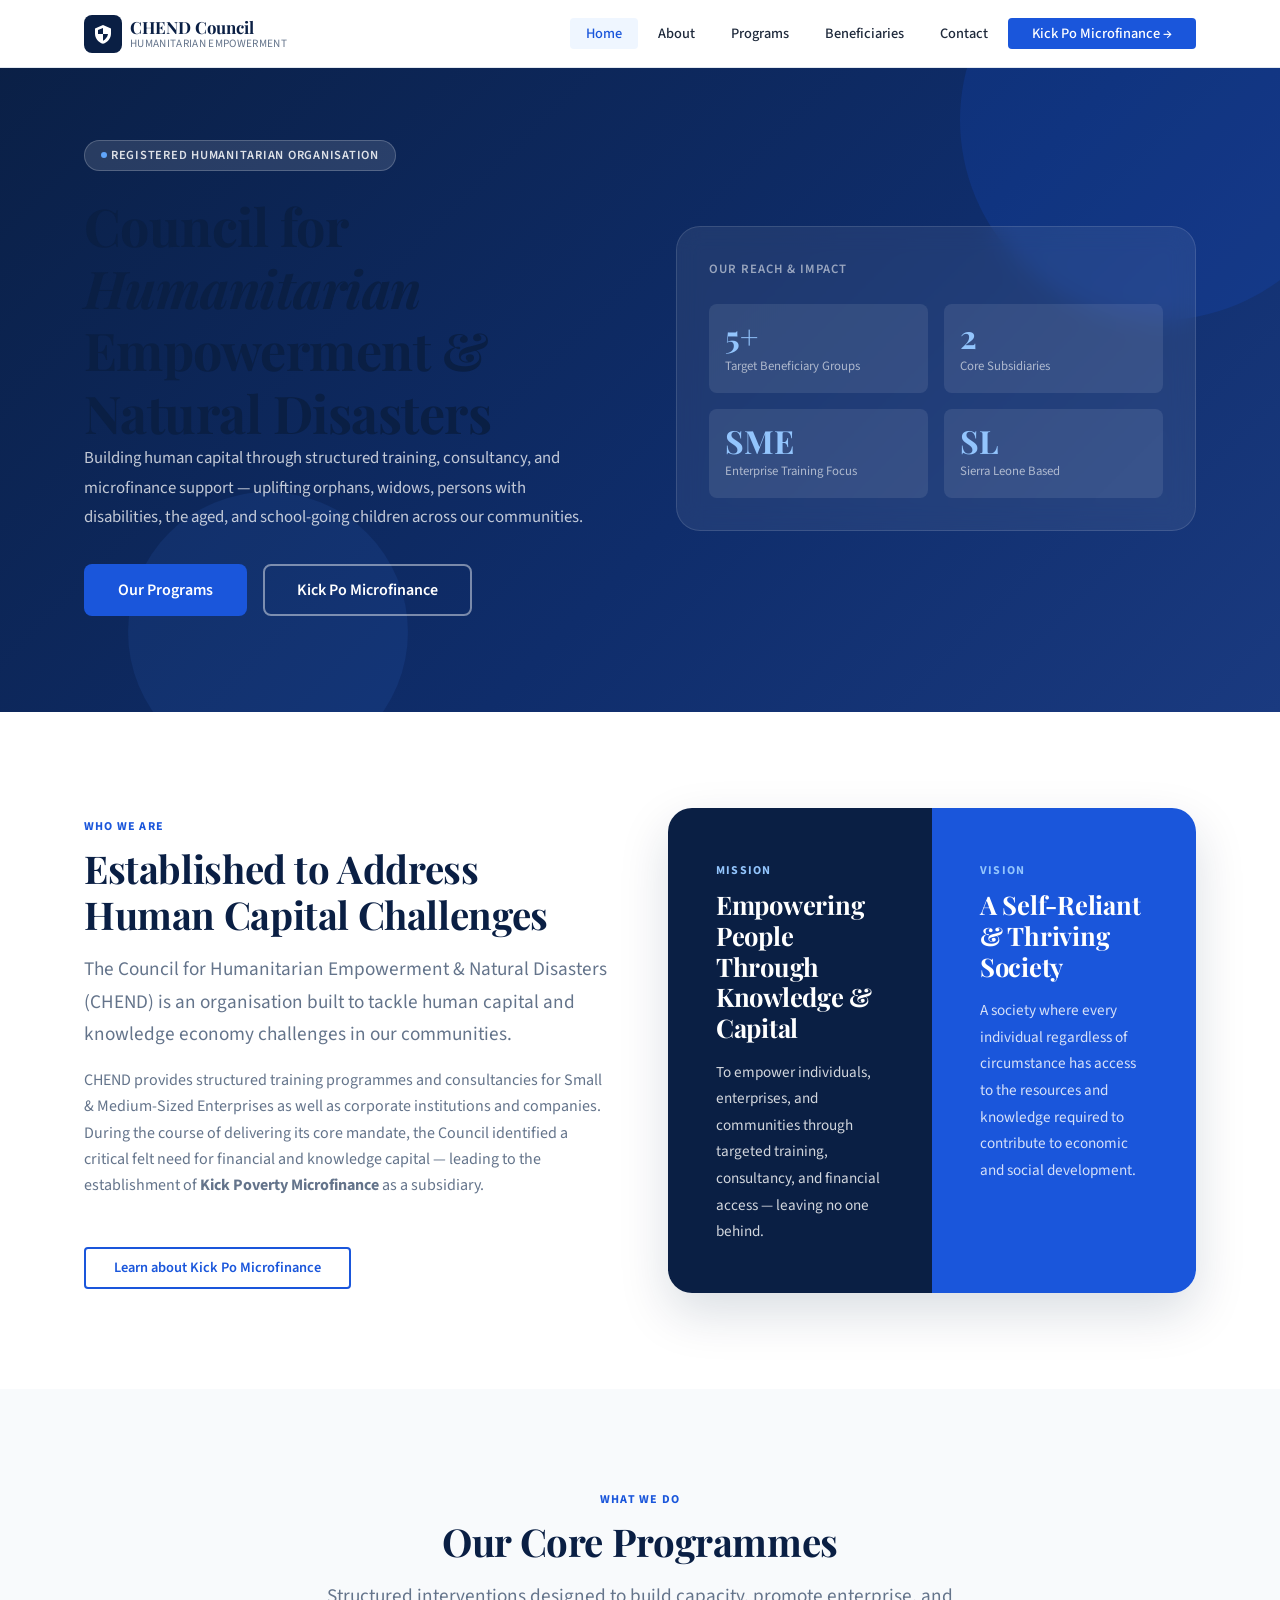
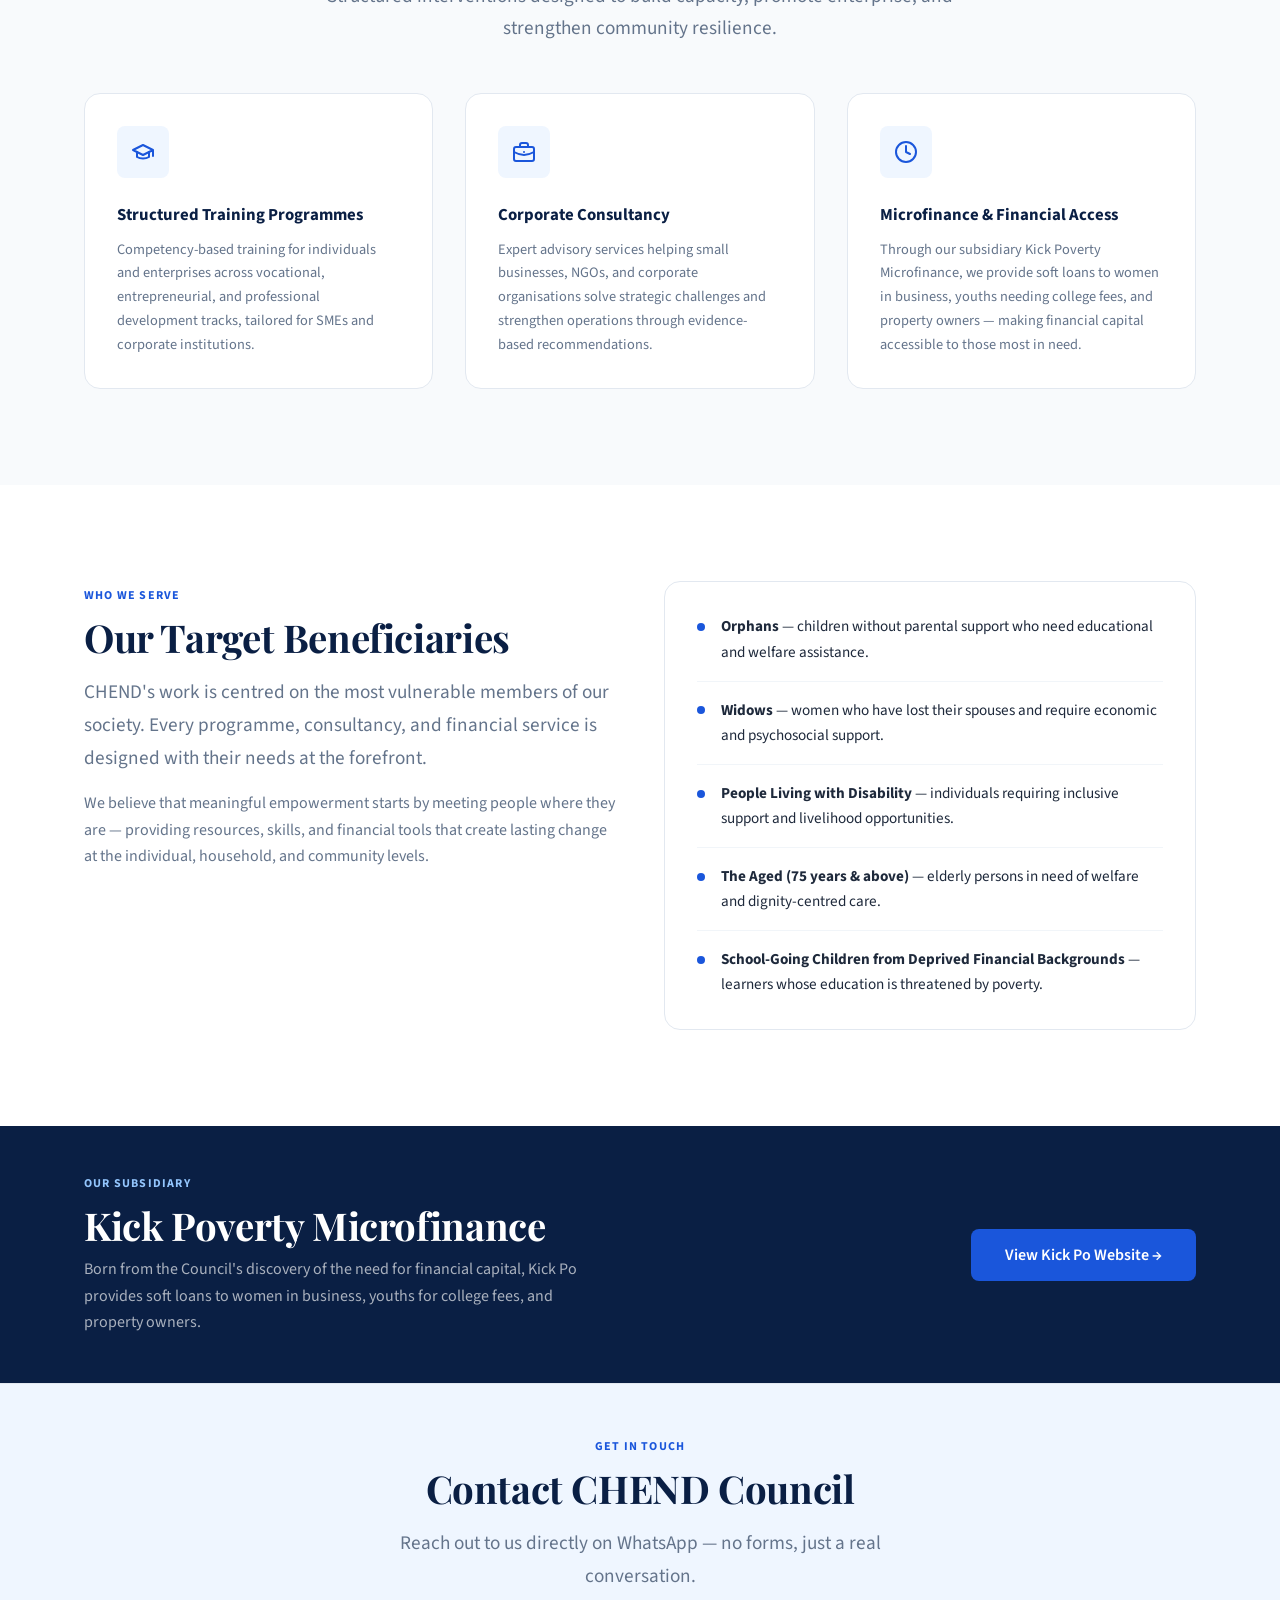
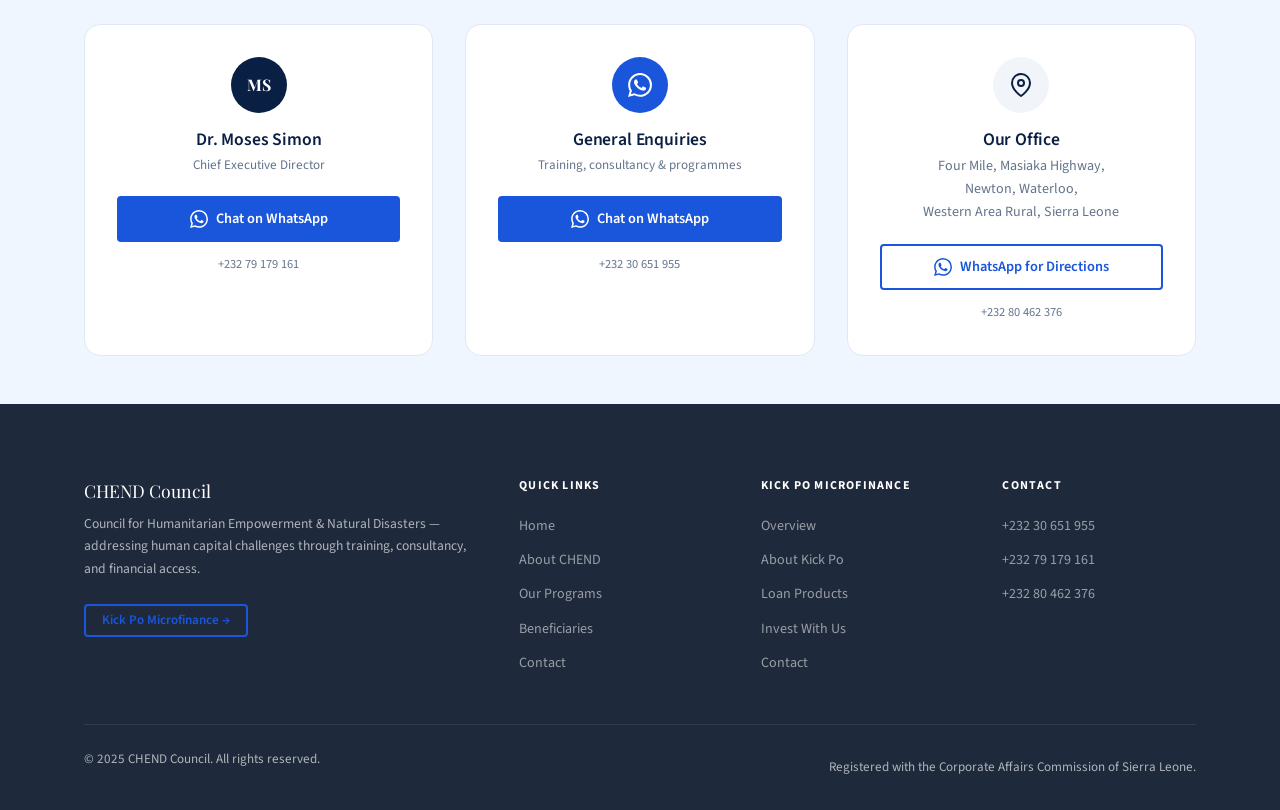
<file: index.html>
<!DOCTYPE html>
<html lang="en">
<head>
  <meta charset="UTF-8" />
  <meta name="viewport" content="width=device-width, initial-scale=1.0" />
  <meta name="description" content="Council for Humanitarian Empowerment & Natural Disasters — structured training, consultancy, and support for communities in need." />
  <title>CHEND Council — Council for Humanitarian Empowerment &amp; Natural Disasters</title>

  <!-- Google Fonts: Playfair Display (display) + Source Sans 3 (body) -->
  <link rel="preconnect" href="https://fonts.googleapis.com" />
  <link rel="preconnect" href="https://fonts.gstatic.com" crossorigin />
  <link href="https://fonts.googleapis.com/css2?family=Playfair+Display:wght@700;800&family=Source+Sans+3:wght@400;500;600;700&display=swap" rel="stylesheet" />

  <!-- Shared stylesheet -->
  <link rel="stylesheet" href="css/styles.css" />
</head>
<body>

  <!-- ========================================================
       NAVIGATION BAR
       ======================================================== -->
  <header class="navbar" role="banner">
    <div class="container navbar__inner">

      <!-- Logo / brand mark -->
      <a href="index.html" class="navbar__logo" aria-label="CHEND Council home">
        <div class="navbar__logo-icon" aria-hidden="true">
          <!-- Simple shield SVG representing humanitarian mission -->
          <svg width="20" height="20" viewBox="0 0 20 20">
            <path d="M10 1L2 4.5v5c0 4.7 3.4 9.1 8 10.2C14.6 18.6 18 14.2 18 9.5v-5L10 1zm0 9h5c-.4 3-2.7 5.7-5 6.8V10H5V6.1l5-2.2V10z"/>
          </svg>
        </div>
        <div class="navbar__logo-text">
          CHEND Council
          <span>Humanitarian Empowerment</span>
        </div>
      </a>

      <!-- Desktop navigation links -->
      <nav class="navbar__links" role="navigation" aria-label="Main navigation">
        <a href="index.html" class="active">Home</a>
        <a href="#about">About</a>
        <a href="#programs">Programs</a>
        <a href="#beneficiaries">Beneficiaries</a>
        <a href="#contact">Contact</a>
        <!-- Cross-link to subsidiary microfinance site -->
        <a href="pages/kickpoverty.html" class="navbar__cta">Kick Po Microfinance &rarr;</a>
      </nav>

      <!-- Hamburger toggle for mobile -->
      <button class="navbar__hamburger" aria-label="Toggle menu" aria-expanded="false">
        <span></span>
        <span></span>
        <span></span>
      </button>
    </div>
  </header>


  <!-- ========================================================
       HERO SECTION
       ======================================================== -->
  <section class="hero" aria-labelledby="hero-heading">
    <div class="container hero__inner">

      <!-- Left: headline + copy + CTAs -->
      <div class="hero__content">
        <div class="hero__badge">
          <span class="hero__badge-dot" aria-hidden="true"></span>
          Registered Humanitarian Organisation
        </div>

        <h1 id="hero-heading">
          Council for <em>Humanitarian</em><br />
          Empowerment &amp;<br />
          Natural Disasters
        </h1>

        <p class="hero__desc">
          Building human capital through structured training, consultancy, and microfinance
          support — uplifting orphans, widows, persons with disabilities, the aged, and
          school-going children across our communities.
        </p>

        <div class="hero__actions">
          <a href="#programs" class="btn btn--primary btn--lg">Our Programs</a>
          <a href="pages/kickpoverty.html" class="btn btn--outline-white btn--lg">Kick Po Microfinance</a>
        </div>
      </div>

      <!-- Right: quick-stats visual card (hidden on mobile via CSS) -->
      <div class="hero__visual" aria-hidden="true">
        <p class="hero__visual-title">Our Reach &amp; Impact</p>
        <div class="hero__stat-row">
          <!-- Each stat block highlights a key organisational metric -->
          <div class="hero__stat">
            <div class="hero__stat-value">5+</div>
            <div class="hero__stat-label">Target Beneficiary Groups</div>
          </div>
          <div class="hero__stat">
            <div class="hero__stat-value">2</div>
            <div class="hero__stat-label">Core Subsidiaries</div>
          </div>
          <div class="hero__stat">
            <div class="hero__stat-value">SME</div>
            <div class="hero__stat-label">Enterprise Training Focus</div>
          </div>
          <div class="hero__stat">
            <div class="hero__stat-value">SL</div>
            <div class="hero__stat-label">Sierra Leone Based</div>
          </div>
        </div>
      </div>

    </div>
  </section>


  <!-- ========================================================
       ABOUT SECTION
       ======================================================== -->
  <section class="section" id="about" aria-labelledby="about-heading">
    <div class="container">

      <div class="grid-2" style="align-items:center; gap: 3.5rem;">

        <!-- Left: textual overview -->
        <div>
          <span class="section-eyebrow">Who We Are</span>
          <h2 id="about-heading">Established to Address Human Capital Challenges</h2>
          <p class="lead mt-md">
            The Council for Humanitarian Empowerment &amp; Natural Disasters (CHEND) is an organisation
            built to tackle human capital and knowledge economy challenges in our communities.
          </p>
          <p class="text-muted mt-md">
            CHEND provides structured training programmes and consultancies for Small &amp;
            Medium-Sized Enterprises as well as corporate institutions and companies. During the
            course of delivering its core mandate, the Council identified a critical felt need for
            financial and knowledge capital — leading to the establishment of
            <strong>Kick Poverty Microfinance</strong> as a subsidiary.
          </p>
          <a href="pages/kickpoverty.html" class="btn btn--outline mt-xl">
            Learn about Kick Po Microfinance
          </a>
        </div>

        <!-- Right: mission / vision split card -->
        <div class="mv-split animate-in">
          <!-- Mission side — navy background -->
          <div class="mv-split__side mv-split__side--left">
            <span class="section-eyebrow section-eyebrow--white">Mission</span>
            <h3>Empowering People Through Knowledge &amp; Capital</h3>
            <p>
              To empower individuals, enterprises, and communities through targeted training,
              consultancy, and financial access — leaving no one behind.
            </p>
          </div>
          <!-- Vision side — blue background -->
          <div class="mv-split__side mv-split__side--right">
            <span class="section-eyebrow section-eyebrow--white">Vision</span>
            <h3>A Self-Reliant &amp; Thriving Society</h3>
            <p>
              A society where every individual regardless of circumstance has access to the
              resources and knowledge required to contribute to economic and social development.
            </p>
          </div>
        </div>

      </div>
    </div>
  </section>


  <!-- ========================================================
       PROGRAMS SECTION — Three core service pillars
       ======================================================== -->
  <section class="section section--alt" id="programs" aria-labelledby="programs-heading">
    <div class="container">

      <div class="section-header section-header--center">
        <span class="section-eyebrow">What We Do</span>
        <h2 id="programs-heading">Our Core Programmes</h2>
        <p class="lead mt-md">
          Structured interventions designed to build capacity, promote enterprise, and
          strengthen community resilience.
        </p>
      </div>

      <!-- 3-column icon cards grid; stagger animation via JS -->
      <div class="grid-3 stagger-grid">

        <!-- Card 1: Training Programmes -->
        <div class="icon-card animate-in">
          <div class="icon-card__icon" aria-hidden="true">
            <!-- Graduation cap icon -->
            <svg width="24" height="24" viewBox="0 0 24 24" fill="none" stroke="currentColor" stroke-width="2" stroke-linecap="round" stroke-linejoin="round">
              <path d="M22 10v6M2 10l10-5 10 5-10 5z"/>
              <path d="M6 12v5c3.4 2 8.6 2 12 0v-5"/>
            </svg>
          </div>
          <p class="icon-card__title">Structured Training Programmes</p>
          <p class="icon-card__text">
            Competency-based training for individuals and enterprises across vocational,
            entrepreneurial, and professional development tracks, tailored for SMEs and
            corporate institutions.
          </p>
        </div>

        <!-- Card 2: Consultancy Services -->
        <div class="icon-card animate-in">
          <div class="icon-card__icon" aria-hidden="true">
            <!-- Briefcase icon -->
            <svg width="24" height="24" viewBox="0 0 24 24" fill="none" stroke="currentColor" stroke-width="2" stroke-linecap="round" stroke-linejoin="round">
              <rect x="2" y="7" width="20" height="14" rx="2"/>
              <path d="M16 7V5a2 2 0 0 0-2-2h-4a2 2 0 0 0-2 2v2"/>
              <line x1="12" y1="12" x2="12" y2="12.01"/>
              <path d="M2 12a20 20 0 0 0 20 0"/>
            </svg>
          </div>
          <p class="icon-card__title">Corporate Consultancy</p>
          <p class="icon-card__text">
            Expert advisory services helping small businesses, NGOs, and corporate organisations
            solve strategic challenges and strengthen operations through evidence-based
            recommendations.
          </p>
        </div>

        <!-- Card 3: Microfinance / Knowledge Capital -->
        <div class="icon-card animate-in">
          <div class="icon-card__icon" aria-hidden="true">
            <!-- Coins / finance icon -->
            <svg width="24" height="24" viewBox="0 0 24 24" fill="none" stroke="currentColor" stroke-width="2" stroke-linecap="round" stroke-linejoin="round">
              <circle cx="12" cy="12" r="10"/>
              <path d="M12 6v6l4 2"/>
            </svg>
          </div>
          <p class="icon-card__title">Microfinance &amp; Financial Access</p>
          <p class="icon-card__text">
            Through our subsidiary Kick Poverty Microfinance, we provide soft loans to women in
            business, youths needing college fees, and property owners — making financial capital
            accessible to those most in need.
          </p>
        </div>

      </div>
    </div>
  </section>


  <!-- ========================================================
       BENEFICIARIES SECTION
       ======================================================== -->
  <section class="section" id="beneficiaries" aria-labelledby="bene-heading">
    <div class="container">

      <div class="grid-2" style="gap: 3rem; align-items: start;">

        <!-- Left: section header + intro copy -->
        <div>
          <span class="section-eyebrow">Who We Serve</span>
          <h2 id="bene-heading">Our Target Beneficiaries</h2>
          <p class="lead mt-md">
            CHEND's work is centred on the most vulnerable members of our society.
            Every programme, consultancy, and financial service is designed with their
            needs at the forefront.
          </p>
          <p class="text-muted mt-md">
            We believe that meaningful empowerment starts by meeting people where they are —
            providing resources, skills, and financial tools that create lasting change
            at the individual, household, and community levels.
          </p>
        </div>

        <!-- Right: bullet list card for target groups -->
        <div class="list-card animate-in">
          <!-- Each list item corresponds to an official target beneficiary group -->
          <div class="list-card__item">
            <span class="list-card__bullet" aria-hidden="true"></span>
            <p class="list-card__text"><strong>Orphans</strong> — children without parental support who need educational and welfare assistance.</p>
          </div>
          <div class="list-card__item">
            <span class="list-card__bullet" aria-hidden="true"></span>
            <p class="list-card__text"><strong>Widows</strong> — women who have lost their spouses and require economic and psychosocial support.</p>
          </div>
          <div class="list-card__item">
            <span class="list-card__bullet" aria-hidden="true"></span>
            <p class="list-card__text"><strong>People Living with Disability</strong> — individuals requiring inclusive support and livelihood opportunities.</p>
          </div>
          <div class="list-card__item">
            <span class="list-card__bullet" aria-hidden="true"></span>
            <p class="list-card__text"><strong>The Aged (75 years &amp; above)</strong> — elderly persons in need of welfare and dignity-centred care.</p>
          </div>
          <div class="list-card__item">
            <span class="list-card__bullet" aria-hidden="true"></span>
            <p class="list-card__text"><strong>School-Going Children from Deprived Financial Backgrounds</strong> — learners whose education is threatened by poverty.</p>
          </div>
        </div>

      </div>
    </div>
  </section>


  <!-- ========================================================
       KICK POVERTY CALLOUT BAND — Cross-link to subsidiary
       ======================================================== -->
  <section class="stat-band" aria-label="Kick Poverty Microfinance callout">
    <div class="container">
      <div style="display:flex; align-items:center; justify-content:space-between; flex-wrap:wrap; gap:2rem;">

        <div>
          <span class="section-eyebrow section-eyebrow--white mb-sm" style="display:block;">Our Subsidiary</span>
          <h2 style="color:#fff; margin-bottom:0.5rem;">Kick Poverty Microfinance</h2>
          <p style="color:rgba(255,255,255,0.65); max-width:520px; margin-bottom:0;">
            Born from the Council's discovery of the need for financial capital, Kick Po provides
            soft loans to women in business, youths for college fees, and property owners.
          </p>
        </div>

        <a href="pages/kickpoverty.html" class="btn btn--primary btn--lg" style="flex-shrink:0;">
          View Kick Po Website &rarr;
        </a>

      </div>
    </div>
  </section>


  <!-- ========================================================
       CONTACT SECTION — WhatsApp Buttons
       ======================================================== -->
  <section class="contact-bar section--sm" id="contact" aria-labelledby="contact-heading">
    <div class="container">

      <div class="section-header section-header--center mb-xl">
        <span class="section-eyebrow">Get in Touch</span>
        <h2 id="contact-heading">Contact CHEND Council</h2>
        <p class="lead mt-md" style="max-width:520px; margin-inline:auto;">
          Reach out to us directly on WhatsApp — no forms, just a real conversation.
        </p>
      </div>

      <div class="contact-bar__grid">

        <!-- Dr. Moses Simon -->
        <div class="card animate-in" style="text-align:center; padding: 2rem;">
          <div style="width:56px;height:56px;background:var(--color-navy);border-radius:50%;display:flex;align-items:center;justify-content:center;margin:0 auto 1rem;font-family:var(--font-display);font-weight:700;color:#fff;font-size:1rem;">MS</div>
          <h4 style="margin-bottom:0.25rem;">Dr. Moses Simon</h4>
          <p style="font-size:0.82rem;color:var(--color-text-muted);margin-bottom:1.25rem;">Chief Executive Director</p>
          <a href="https://wa.me/23279179161?text=Hello%20Dr.%20Moses%2C%20I%20am%20reaching%20out%20from%20the%20CHEND%20Council%20website." target="_blank" rel="noopener noreferrer"
            class="btn btn--primary" style="width:100%;justify-content:center;gap:0.5rem;">
            <svg width="18" height="18" viewBox="0 0 24 24" fill="currentColor"><path d="M17.472 14.382c-.297-.149-1.758-.867-2.03-.967-.273-.099-.471-.148-.67.15-.197.297-.767.966-.94 1.164-.173.199-.347.223-.644.075-.297-.15-1.255-.463-2.39-1.475-.883-.788-1.48-1.761-1.653-2.059-.173-.297-.018-.458.13-.606.134-.133.298-.347.446-.52.149-.174.198-.298.298-.497.099-.198.05-.371-.025-.52-.075-.149-.669-1.612-.916-2.207-.242-.579-.487-.5-.669-.51-.173-.008-.371-.01-.57-.01-.198 0-.52.074-.792.372-.272.297-1.04 1.016-1.04 2.479 0 1.462 1.065 2.875 1.213 3.074.149.198 2.096 3.2 5.077 4.487.709.306 1.262.489 1.694.625.712.227 1.36.195 1.871.118.571-.085 1.758-.719 2.006-1.413.248-.694.248-1.289.173-1.413-.074-.124-.272-.198-.57-.347m-5.421 7.403h-.004a9.87 9.87 0 0 1-5.031-1.378l-.361-.214-3.741.982.998-3.648-.235-.374a9.86 9.86 0 0 1-1.51-5.26c.001-5.45 4.436-9.884 9.888-9.884 2.64 0 5.122 1.03 6.988 2.898a9.825 9.825 0 0 1 2.893 6.994c-.003 5.45-4.437 9.884-9.885 9.884m8.413-18.297A11.815 11.815 0 0 0 12.05 0C5.495 0 .16 5.335.157 11.892c0 2.096.547 4.142 1.588 5.945L.057 24l6.305-1.654a11.882 11.882 0 0 0 5.683 1.448h.005c6.554 0 11.89-5.335 11.893-11.893a11.821 11.821 0 0 0-3.48-8.413z"/></svg>
            Chat on WhatsApp
          </a>
          <p style="font-size:0.78rem;color:var(--color-text-muted);margin-top:0.75rem;margin-bottom:0;">+232 79 179 161</p>
        </div>

        <!-- General Enquiries -->
        <div class="card animate-in" style="text-align:center; padding: 2rem;">
          <div style="width:56px;height:56px;background:var(--color-blue);border-radius:50%;display:flex;align-items:center;justify-content:center;margin:0 auto 1rem;">
            <svg width="24" height="24" viewBox="0 0 24 24" fill="white"><path d="M17.472 14.382c-.297-.149-1.758-.867-2.03-.967-.273-.099-.471-.148-.67.15-.197.297-.767.966-.94 1.164-.173.199-.347.223-.644.075-.297-.15-1.255-.463-2.39-1.475-.883-.788-1.48-1.761-1.653-2.059-.173-.297-.018-.458.13-.606.134-.133.298-.347.446-.52.149-.174.198-.298.298-.497.099-.198.05-.371-.025-.52-.075-.149-.669-1.612-.916-2.207-.242-.579-.487-.5-.669-.51-.173-.008-.371-.01-.57-.01-.198 0-.52.074-.792.372-.272.297-1.04 1.016-1.04 2.479 0 1.462 1.065 2.875 1.213 3.074.149.198 2.096 3.2 5.077 4.487.709.306 1.262.489 1.694.625.712.227 1.36.195 1.871.118.571-.085 1.758-.719 2.006-1.413.248-.694.248-1.289.173-1.413-.074-.124-.272-.198-.57-.347m-5.421 7.403h-.004a9.87 9.87 0 0 1-5.031-1.378l-.361-.214-3.741.982.998-3.648-.235-.374a9.86 9.86 0 0 1-1.51-5.26c.001-5.45 4.436-9.884 9.888-9.884 2.64 0 5.122 1.03 6.988 2.898a9.825 9.825 0 0 1 2.893 6.994c-.003 5.45-4.437 9.884-9.885 9.884m8.413-18.297A11.815 11.815 0 0 0 12.05 0C5.495 0 .16 5.335.157 11.892c0 2.096.547 4.142 1.588 5.945L.057 24l6.305-1.654a11.882 11.882 0 0 0 5.683 1.448h.005c6.554 0 11.89-5.335 11.893-11.893a11.821 11.821 0 0 0-3.48-8.413z"/></svg>
          </div>
          <h4 style="margin-bottom:0.25rem;">General Enquiries</h4>
          <p style="font-size:0.82rem;color:var(--color-text-muted);margin-bottom:1.25rem;">Training, consultancy &amp; programmes</p>
          <a href="https://wa.me/23230651955?text=Hello%2C%20I%20am%20contacting%20CHEND%20Council%20from%20your%20website." target="_blank" rel="noopener noreferrer"
            class="btn btn--primary" style="width:100%;justify-content:center;gap:0.5rem;">
            <svg width="18" height="18" viewBox="0 0 24 24" fill="currentColor"><path d="M17.472 14.382c-.297-.149-1.758-.867-2.03-.967-.273-.099-.471-.148-.67.15-.197.297-.767.966-.94 1.164-.173.199-.347.223-.644.075-.297-.15-1.255-.463-2.39-1.475-.883-.788-1.48-1.761-1.653-2.059-.173-.297-.018-.458.13-.606.134-.133.298-.347.446-.52.149-.174.198-.298.298-.497.099-.198.05-.371-.025-.52-.075-.149-.669-1.612-.916-2.207-.242-.579-.487-.5-.669-.51-.173-.008-.371-.01-.57-.01-.198 0-.52.074-.792.372-.272.297-1.04 1.016-1.04 2.479 0 1.462 1.065 2.875 1.213 3.074.149.198 2.096 3.2 5.077 4.487.709.306 1.262.489 1.694.625.712.227 1.36.195 1.871.118.571-.085 1.758-.719 2.006-1.413.248-.694.248-1.289.173-1.413-.074-.124-.272-.198-.57-.347m-5.421 7.403h-.004a9.87 9.87 0 0 1-5.031-1.378l-.361-.214-3.741.982.998-3.648-.235-.374a9.86 9.86 0 0 1-1.51-5.26c.001-5.45 4.436-9.884 9.888-9.884 2.64 0 5.122 1.03 6.988 2.898a9.825 9.825 0 0 1 2.893 6.994c-.003 5.45-4.437 9.884-9.885 9.884m8.413-18.297A11.815 11.815 0 0 0 12.05 0C5.495 0 .16 5.335.157 11.892c0 2.096.547 4.142 1.588 5.945L.057 24l6.305-1.654a11.882 11.882 0 0 0 5.683 1.448h.005c6.554 0 11.89-5.335 11.893-11.893a11.821 11.821 0 0 0-3.48-8.413z"/></svg>
            Chat on WhatsApp
          </a>
          <p style="font-size:0.78rem;color:var(--color-text-muted);margin-top:0.75rem;margin-bottom:0;">+232 30 651 955</p>
        </div>

        <!-- Address -->
        <div class="card animate-in" style="text-align:center; padding: 2rem;">
          <div style="width:56px;height:56px;background:var(--color-gray-100,#f3f4f6);border-radius:50%;display:flex;align-items:center;justify-content:center;margin:0 auto 1rem;">
            <svg width="24" height="24" viewBox="0 0 24 24" fill="none" stroke="var(--color-navy)" stroke-width="2" stroke-linecap="round" stroke-linejoin="round"><path d="M21 10c0 7-9 13-9 13s-9-6-9-13a9 9 0 0 1 18 0z"/><circle cx="12" cy="10" r="3"/></svg>
          </div>
          <h4 style="margin-bottom:0.25rem;">Our Office</h4>
          <p style="font-size:0.88rem;color:var(--color-text-muted);margin-bottom:1.25rem;">Four Mile, Masiaka Highway,<br>Newton, Waterloo,<br>Western Area Rural, Sierra Leone</p>
          <a href="https://wa.me/23280462376?text=Hello%2C%20I%20would%20like%20to%20visit%20your%20CHEND%20Council%20office." target="_blank" rel="noopener noreferrer"
            class="btn btn--outline" style="width:100%;justify-content:center;gap:0.5rem;">
            <svg width="18" height="18" viewBox="0 0 24 24" fill="currentColor"><path d="M17.472 14.382c-.297-.149-1.758-.867-2.03-.967-.273-.099-.471-.148-.67.15-.197.297-.767.966-.94 1.164-.173.199-.347.223-.644.075-.297-.15-1.255-.463-2.39-1.475-.883-.788-1.48-1.761-1.653-2.059-.173-.297-.018-.458.13-.606.134-.133.298-.347.446-.52.149-.174.198-.298.298-.497.099-.198.05-.371-.025-.52-.075-.149-.669-1.612-.916-2.207-.242-.579-.487-.5-.669-.51-.173-.008-.371-.01-.57-.01-.198 0-.52.074-.792.372-.272.297-1.04 1.016-1.04 2.479 0 1.462 1.065 2.875 1.213 3.074.149.198 2.096 3.2 5.077 4.487.709.306 1.262.489 1.694.625.712.227 1.36.195 1.871.118.571-.085 1.758-.719 2.006-1.413.248-.694.248-1.289.173-1.413-.074-.124-.272-.198-.57-.347m-5.421 7.403h-.004a9.87 9.87 0 0 1-5.031-1.378l-.361-.214-3.741.982.998-3.648-.235-.374a9.86 9.86 0 0 1-1.51-5.26c.001-5.45 4.436-9.884 9.888-9.884 2.64 0 5.122 1.03 6.988 2.898a9.825 9.825 0 0 1 2.893 6.994c-.003 5.45-4.437 9.884-9.885 9.884m8.413-18.297A11.815 11.815 0 0 0 12.05 0C5.495 0 .16 5.335.157 11.892c0 2.096.547 4.142 1.588 5.945L.057 24l6.305-1.654a11.882 11.882 0 0 0 5.683 1.448h.005c6.554 0 11.89-5.335 11.893-11.893a11.821 11.821 0 0 0-3.48-8.413z"/></svg>
            WhatsApp for Directions
          </a>
          <p style="font-size:0.78rem;color:var(--color-text-muted);margin-top:0.75rem;margin-bottom:0;">+232 80 462 376</p>
        </div>

      </div>
    </div>
  </section>


  <!-- ========================================================
       FOOTER
       ======================================================== -->
  <footer class="footer" role="contentinfo">
    <div class="container">

      <div class="footer__grid">

        <!-- Brand column -->
        <div>
          <p class="footer__brand-name">CHEND Council</p>
          <p class="footer__brand-desc">
            Council for Humanitarian Empowerment &amp; Natural Disasters — addressing human
            capital challenges through training, consultancy, and financial access.
          </p>
          <a href="pages/kickpoverty.html" class="btn btn--outline" style="font-size:0.82rem; padding:0.5rem 1rem;">
            Kick Po Microfinance &rarr;
          </a>
        </div>

        <!-- Quick links -->
        <div>
          <p class="footer__col-title">Quick Links</p>
          <ul class="footer__links">
            <li><a href="index.html">Home</a></li>
            <li><a href="#about">About CHEND</a></li>
            <li><a href="#programs">Our Programs</a></li>
            <li><a href="#beneficiaries">Beneficiaries</a></li>
            <li><a href="#contact">Contact</a></li>
          </ul>
        </div>

        <!-- Subsidiary links -->
        <div>
          <p class="footer__col-title">Kick Po Microfinance</p>
          <ul class="footer__links">
            <li><a href="pages/kickpoverty.html">Overview</a></li>
            <li><a href="kickpoverty.html#about">About Kick Po</a></li>
            <li><a href="kickpoverty.html#loans">Loan Products</a></li>
            <li><a href="kickpoverty.html#investors">Invest With Us</a></li>
            <li><a href="kickpoverty.html#contact">Contact</a></li>
          </ul>
        </div>

        <!-- Contact column -->
        <div>
          <p class="footer__col-title">Contact</p>
          <ul class="footer__links">
            <li><a href="tel:+23230651955">+232 30 651 955</a></li>
            <li><a href="tel:+23279179161">+232 79 179 161</a></li>
            <li><a href="tel:+23280462376">+232 80 462 376</a></li>
          </ul>
        </div>

      </div>

      <!-- Footer bottom bar -->
      <div class="footer__bottom">
        <p>&copy; 2025 CHEND Council. All rights reserved.</p>
        <p>Registered with the Corporate Affairs Commission of Sierra Leone.</p>
      </div>

    </div>
  </footer>

  <!-- Back to Top Button -->
  <button id="backToTop" aria-label="Back to top" title="Back to top" style="
    position:fixed; bottom:2rem; right:2rem; z-index:999;
    width:44px; height:44px; border-radius:50%;
    background:var(--color-navy); color:#fff; border:none;
    cursor:pointer; display:none; align-items:center; justify-content:center;
    box-shadow:0 4px 12px rgba(0,0,0,0.25); transition:opacity 0.3s, transform 0.3s;
  ">
    <svg width="18" height="18" viewBox="0 0 24 24" fill="none" stroke="currentColor" stroke-width="2.5" stroke-linecap="round" stroke-linejoin="round">
      <polyline points="18 15 12 9 6 15"/>
    </svg>
  </button>
  <script>
    const btn = document.getElementById('backToTop');
    window.addEventListener('scroll', () => {
      btn.style.display = window.scrollY > 400 ? 'flex' : 'none';
    }, { passive: true });
    btn.addEventListener('click', () => window.scrollTo({ top: 0, behavior: 'smooth' }));
  </script>

  <!-- Shared JS -->
  <script src="js/main.js"></script>
</body>
</html>
</file>
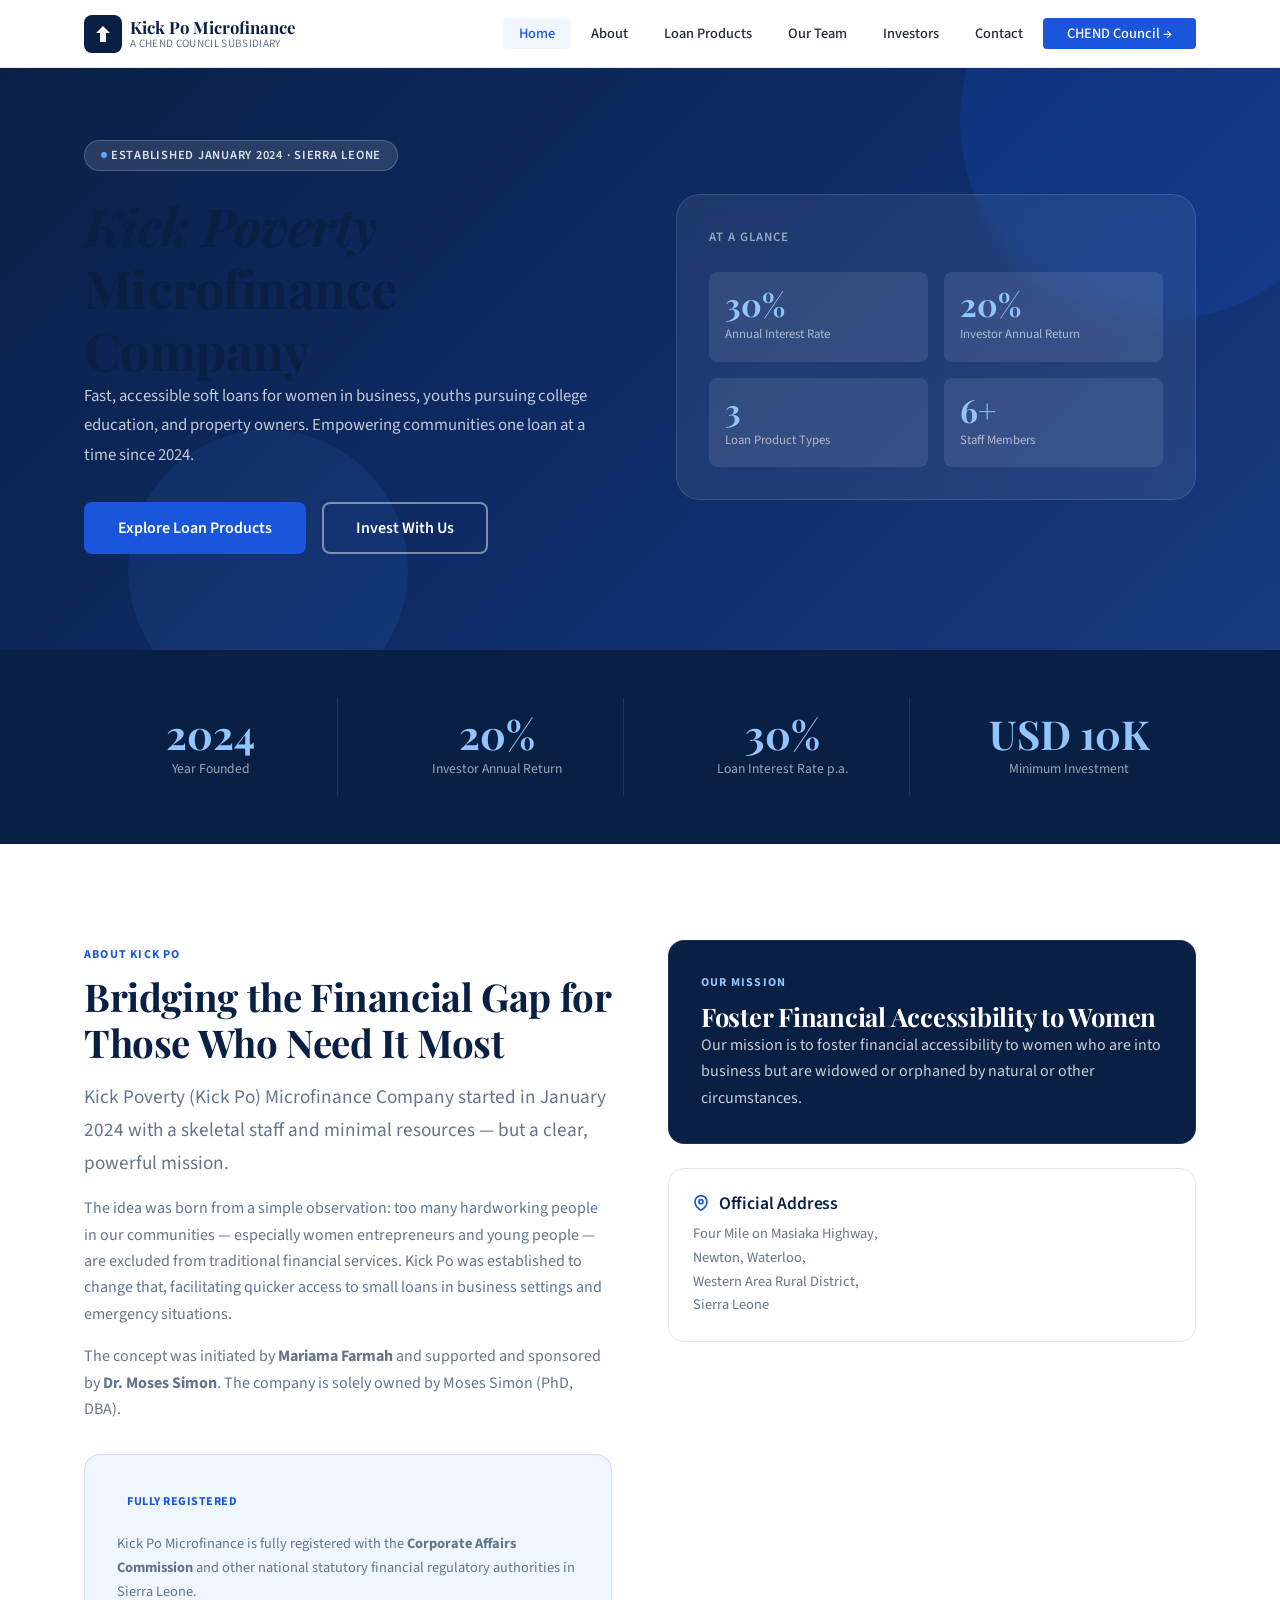
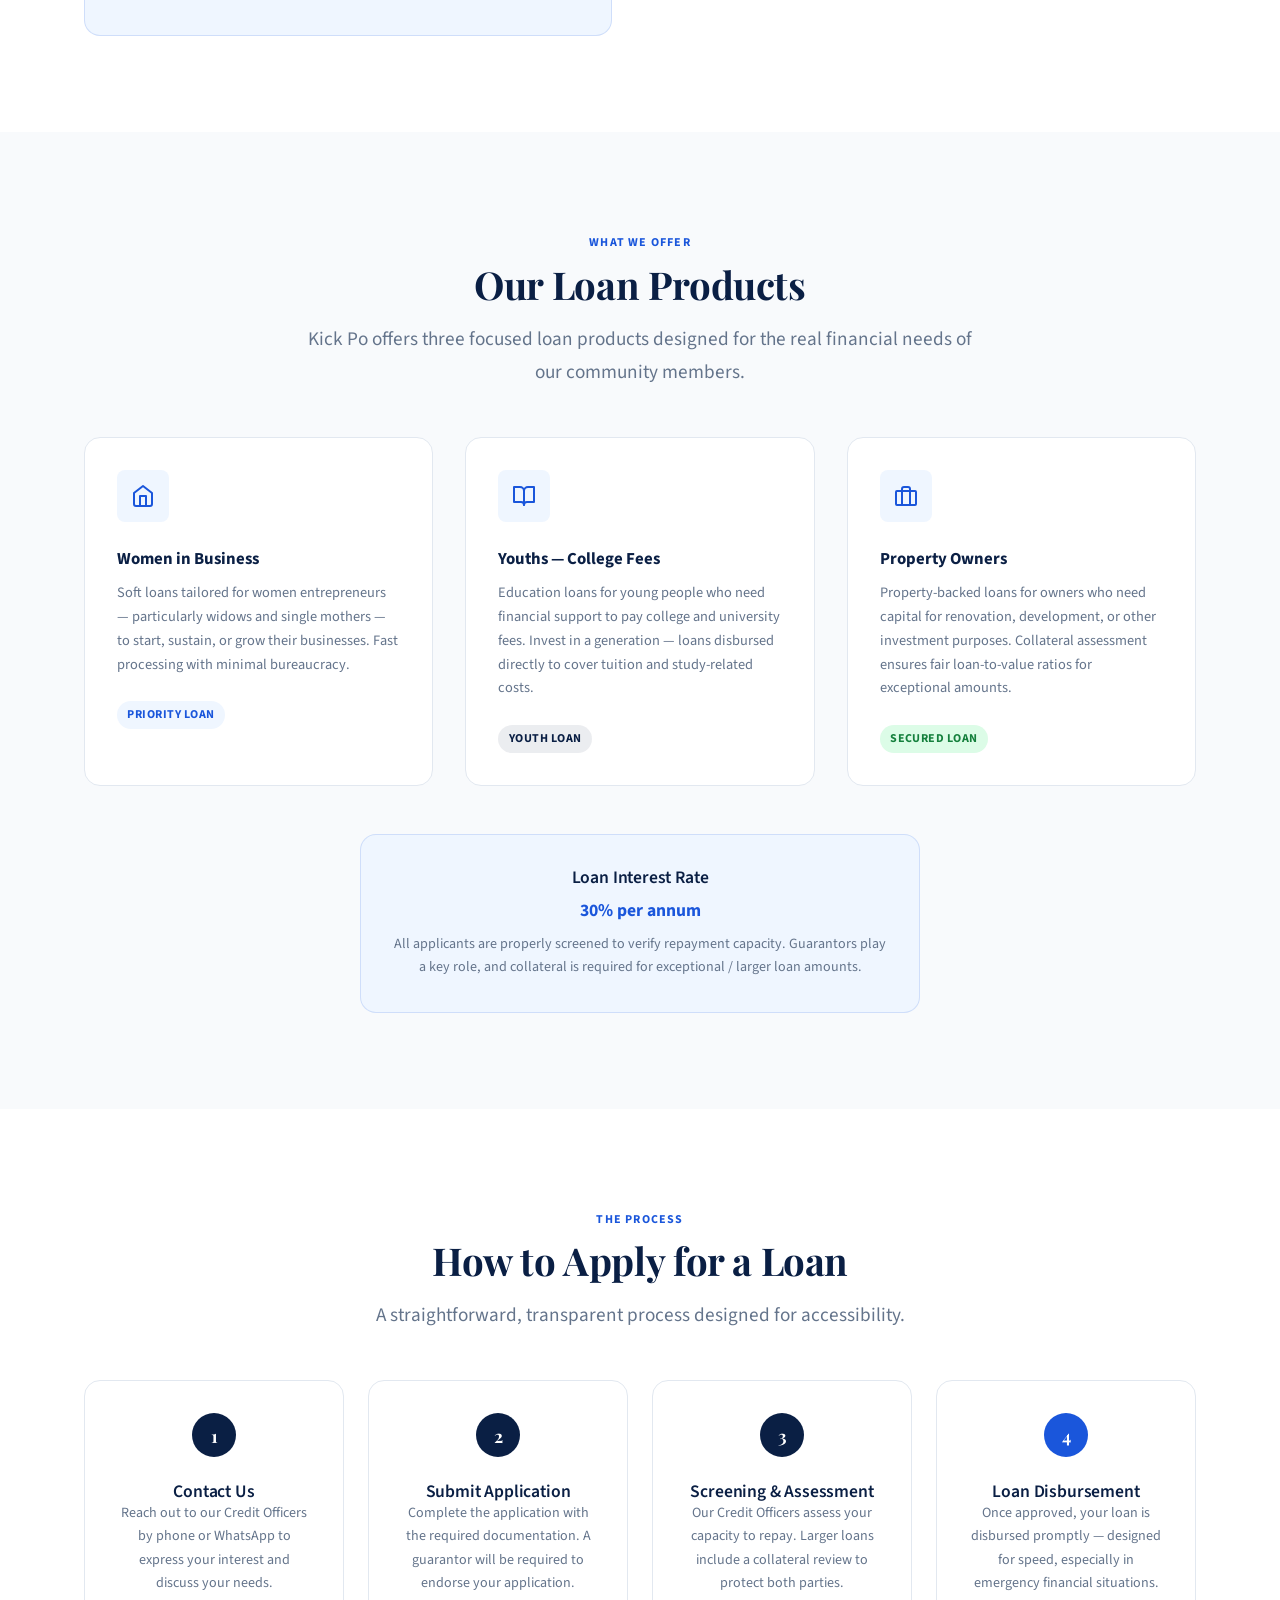
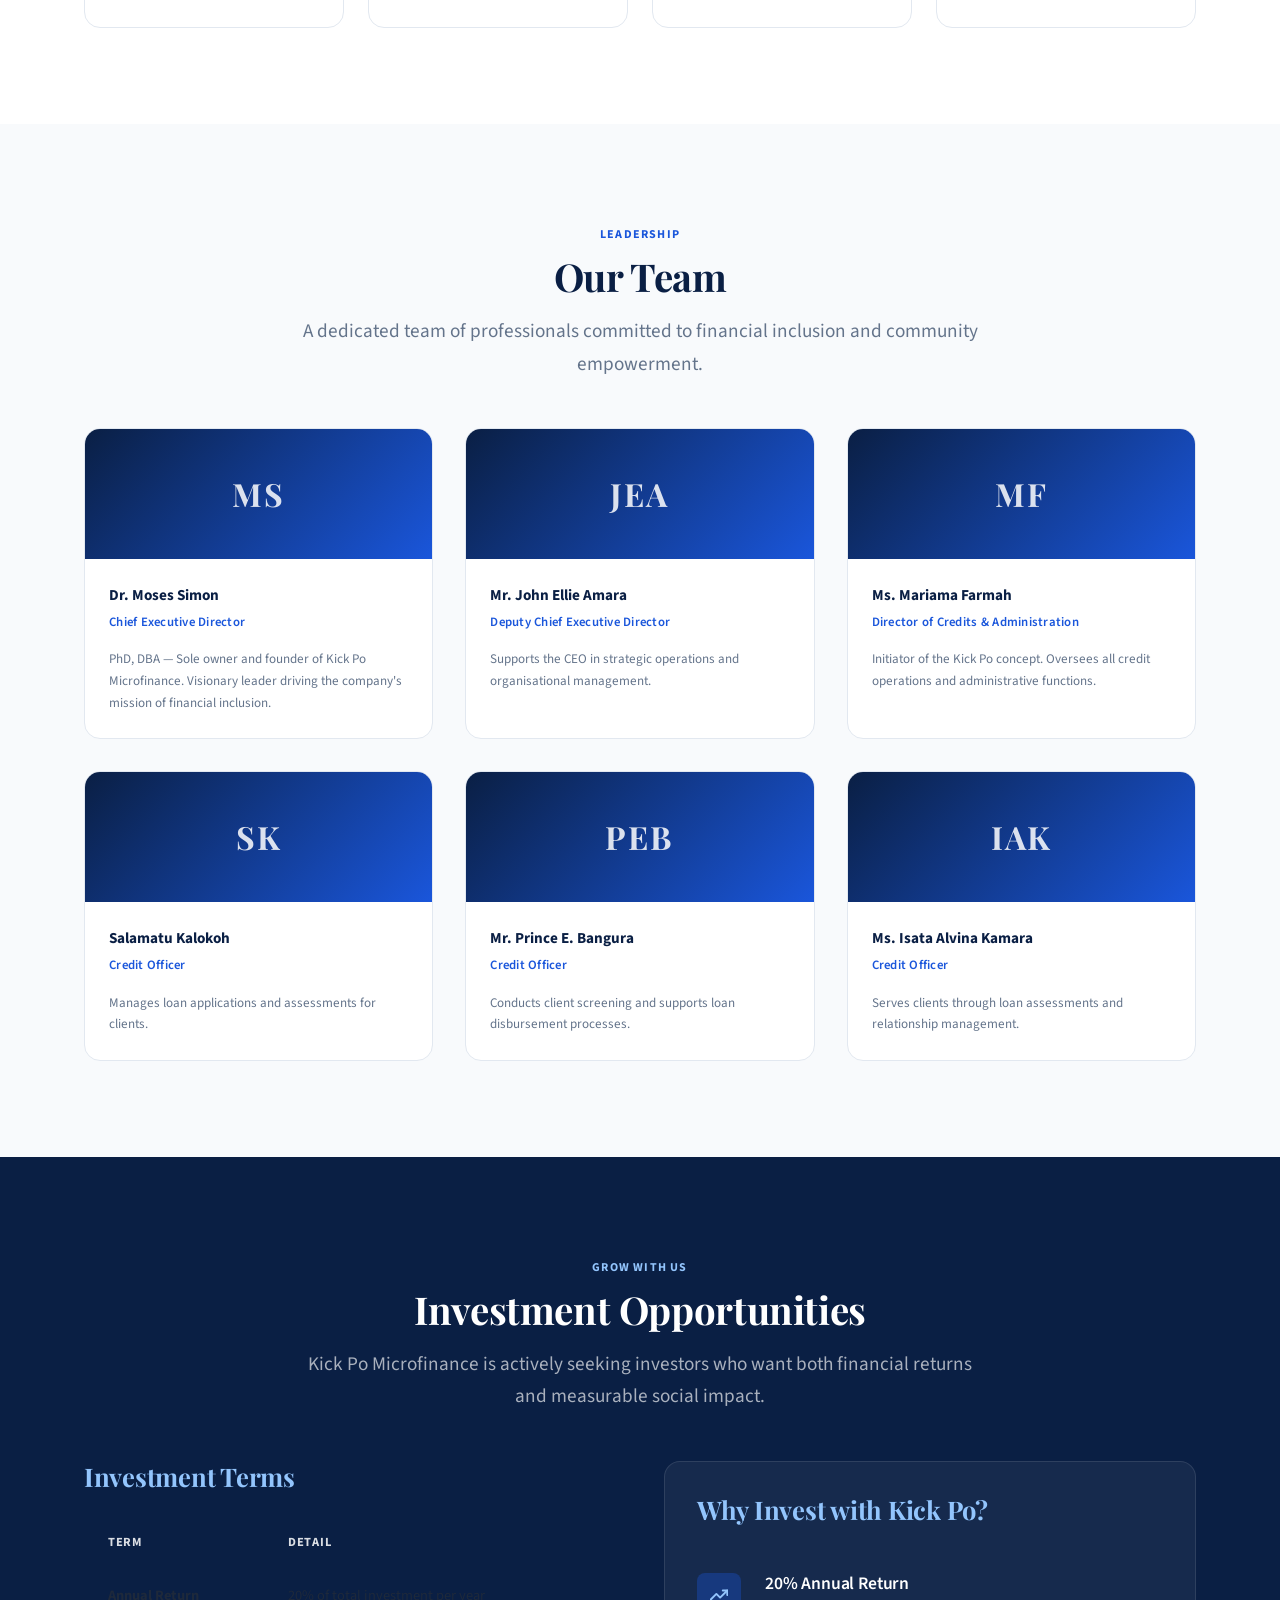
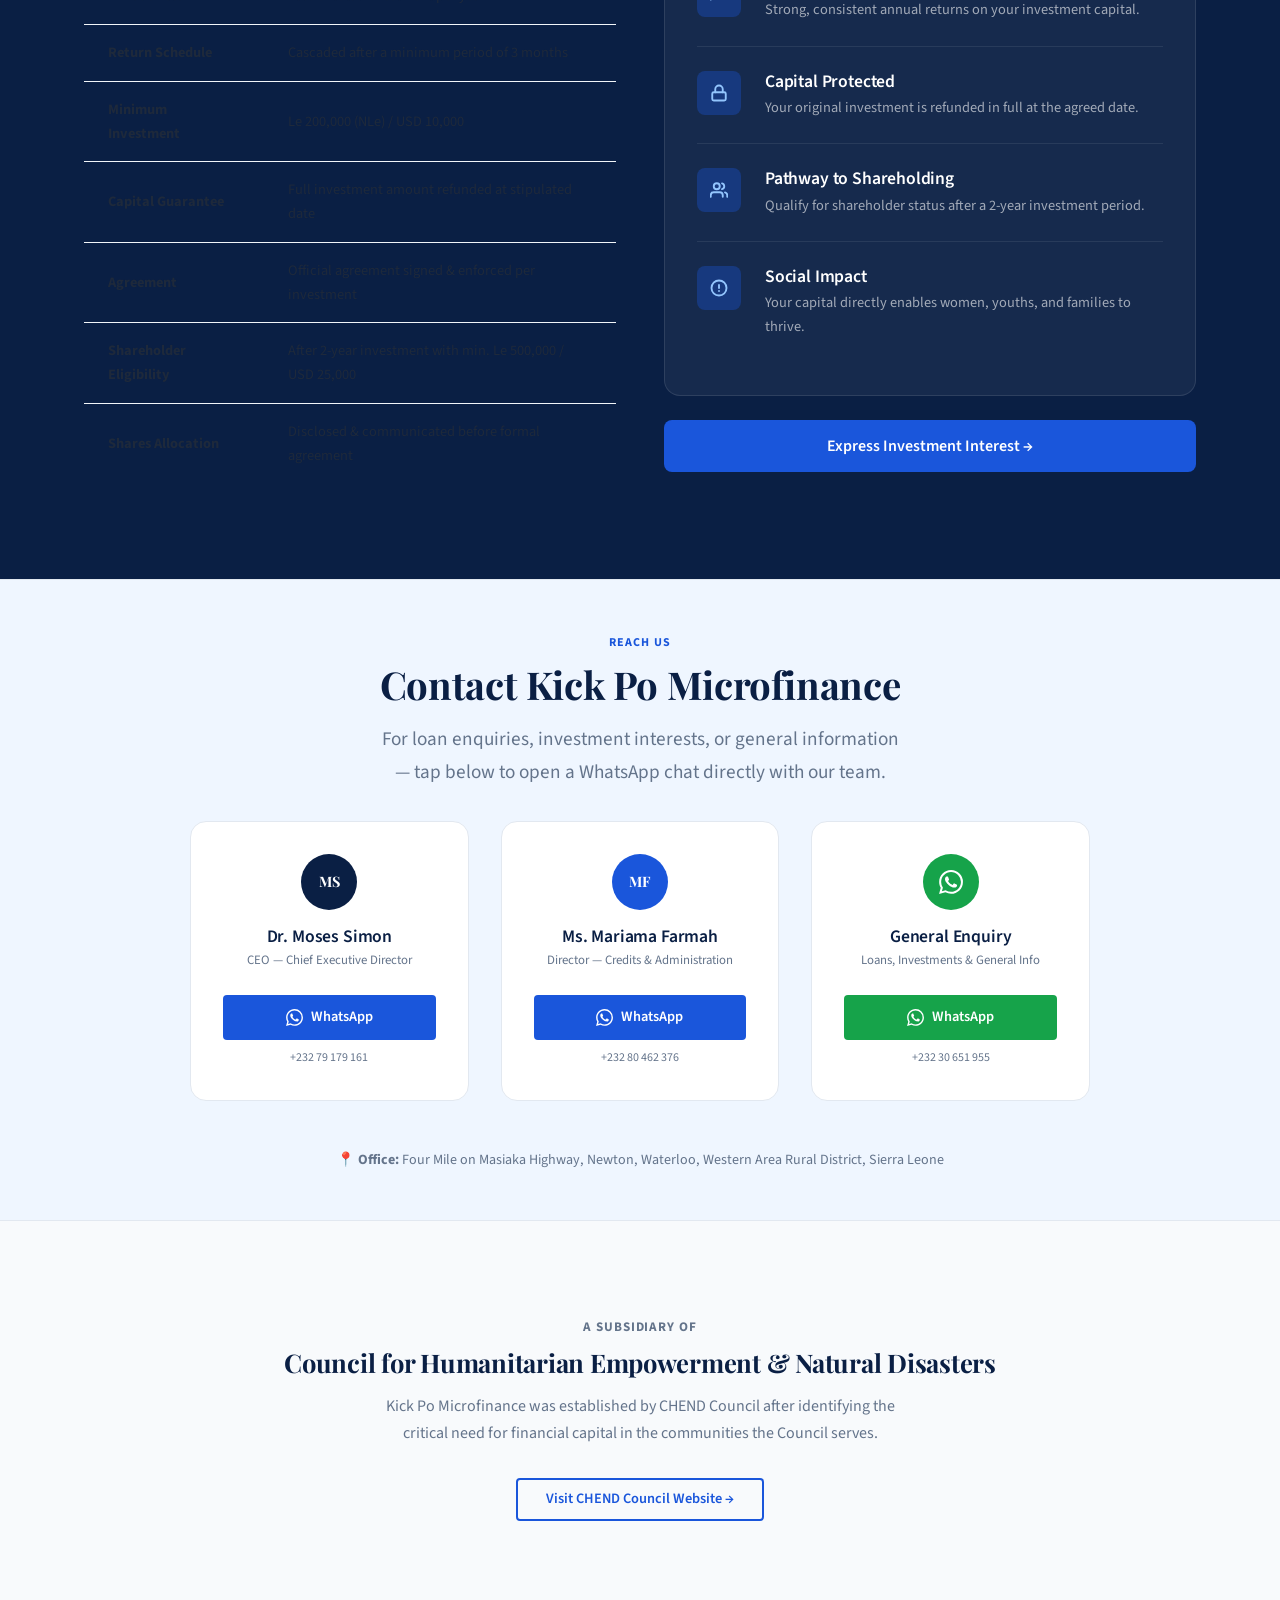
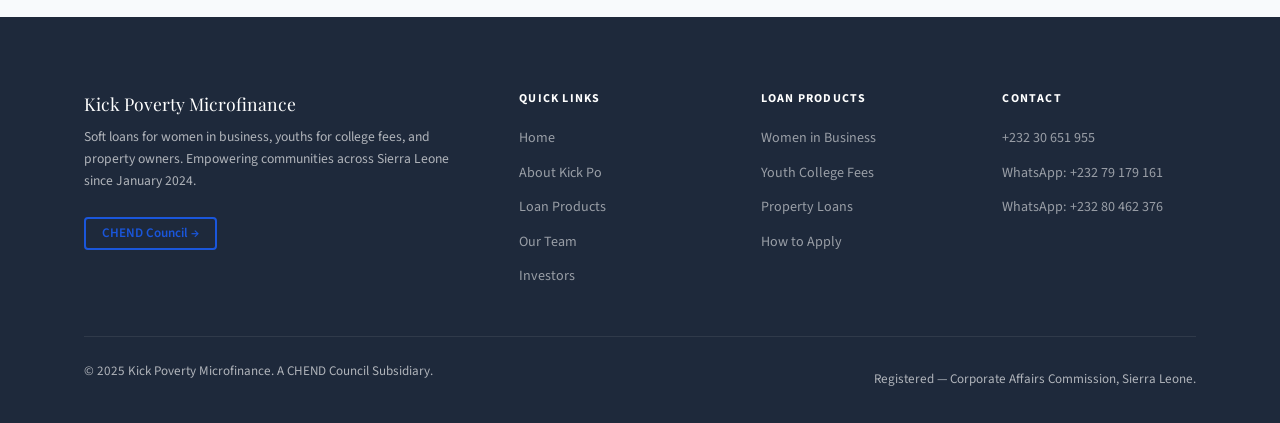
<file: pages/kickpoverty.html>
<!DOCTYPE html>
<html lang="en">
<head>
  <meta charset="UTF-8" />
  <meta name="viewport" content="width=device-width, initial-scale=1.0" />
  <meta name="description" content="Kick Poverty (Kick Po) Microfinance Company — soft loans for women in business, youths for college fees, and property owners in Sierra Leone." />
  <title>Kick Poverty Microfinance — Soft Loans, Financial Access, Sierra Leone</title>

  <!-- Google Fonts: Playfair Display (display) + Source Sans 3 (body) -->
  <link rel="preconnect" href="https://fonts.googleapis.com" />
  <link rel="preconnect" href="https://fonts.gstatic.com" crossorigin />
  <link href="https://fonts.googleapis.com/css2?family=Playfair+Display:wght@700;800&family=Source+Sans+3:wght@400;500;600;700&display=swap" rel="stylesheet" />

  <!-- Shared stylesheet -->
  <link rel="stylesheet" href="../css/styles.css" />
</head>
<body>

  <!-- ========================================================
       NAVIGATION BAR
       ======================================================== -->
  <header class="navbar" role="banner">
    <div class="container navbar__inner">

      <!-- Logo / brand mark -->
      <a href="kickpoverty.html" class="navbar__logo" aria-label="Kick Poverty Microfinance home">
        <div class="navbar__logo-icon" aria-hidden="true">
          <!-- Upward arrow symbolising financial growth / lifting out of poverty -->
          <svg width="20" height="20" viewBox="0 0 20 20" fill="white">
            <path d="M10 2l7 7h-4v9H7V9H3l7-7z"/>
          </svg>
        </div>
        <div class="navbar__logo-text">
          Kick Po Microfinance
          <span>A CHEND Council Subsidiary</span>
        </div>
      </a>

      <!-- Desktop navigation links -->
      <nav class="navbar__links" role="navigation" aria-label="Main navigation">
        <a href="kickpoverty.html" class="active">Home</a>
        <a href="#about">About</a>
        <a href="#loans">Loan Products</a>
        <a href="#team">Our Team</a>
        <a href="#investors">Investors</a>
        <a href="#contact">Contact</a>
        <!-- Back-link to parent organisation -->
        <a href="../index.html" class="navbar__cta">CHEND Council &rarr;</a>
      </nav>

      <!-- Hamburger toggle for mobile -->
      <button class="navbar__hamburger" aria-label="Toggle menu" aria-expanded="false">
        <span></span>
        <span></span>
        <span></span>
      </button>
    </div>
  </header>


  <!-- ========================================================
       HERO SECTION
       ======================================================== -->
  <section class="hero" aria-labelledby="kp-hero-heading">
    <div class="container hero__inner">

      <!-- Left: headline + copy + CTAs -->
      <div class="hero__content">
        <div class="hero__badge">
          <span class="hero__badge-dot" aria-hidden="true"></span>
          Established January 2024 · Sierra Leone
        </div>

        <h1 id="kp-hero-heading">
          <em>Kick Poverty</em><br />
          Microfinance Company
        </h1>

        <p class="hero__desc">
          Fast, accessible soft loans for women in business, youths pursuing college education,
          and property owners. Empowering communities one loan at a time since 2024.
        </p>

        <div class="hero__actions">
          <a href="#loans" class="btn btn--primary btn--lg">Explore Loan Products</a>
          <a href="#investors" class="btn btn--outline-white btn--lg">Invest With Us</a>
        </div>
      </div>

      <!-- Right: key highlights card (hidden on small mobile via CSS) -->
      <div class="hero__visual" aria-hidden="true">
        <p class="hero__visual-title">At a Glance</p>
        <div class="hero__stat-row">
          <!-- Key financial highlights -->
          <div class="hero__stat">
            <div class="hero__stat-value">30%</div>
            <div class="hero__stat-label">Annual Interest Rate</div>
          </div>
          <div class="hero__stat">
            <div class="hero__stat-value">20%</div>
            <div class="hero__stat-label">Investor Annual Return</div>
          </div>
          <div class="hero__stat">
            <div class="hero__stat-value">3</div>
            <div class="hero__stat-label">Loan Product Types</div>
          </div>
          <div class="hero__stat">
            <div class="hero__stat-value">6+</div>
            <div class="hero__stat-label">Staff Members</div>
          </div>
        </div>
      </div>

    </div>
  </section>


  <!-- ========================================================
       STATS / METRICS BAND
       ======================================================== -->
  <div class="stat-band" aria-label="Key company metrics">
    <div class="container">
      <div class="stat-band__grid">

        <!-- Metric 1: Start date -->
        <div class="stat-band__item">
          <div class="stat-band__value">2024</div>
          <div class="stat-band__label">Year Founded</div>
        </div>

        <!-- Metric 2: Investor return -->
        <div class="stat-band__item">
          <div class="stat-band__value">20%</div>
          <div class="stat-band__label">Investor Annual Return</div>
        </div>

        <!-- Metric 3: Interest rate on loans -->
        <div class="stat-band__item">
          <div class="stat-band__value">30%</div>
          <div class="stat-band__label">Loan Interest Rate p.a.</div>
        </div>

        <!-- Metric 4: Minimum investment entry -->
        <div class="stat-band__item">
          <div class="stat-band__value">USD 10K</div>
          <div class="stat-band__label">Minimum Investment</div>
        </div>

      </div>
    </div>
  </div>


  <!-- ========================================================
       ABOUT SECTION
       ======================================================== -->
  <section class="section" id="about" aria-labelledby="kp-about-heading">
    <div class="container">

      <div class="grid-2" style="align-items:start; gap: 3.5rem;">

        <!-- Left: narrative copy -->
        <div>
          <span class="section-eyebrow">About Kick Po</span>
          <h2 id="kp-about-heading">Bridging the Financial Gap for Those Who Need It Most</h2>

          <p class="lead mt-md">
            Kick Poverty (Kick Po) Microfinance Company started in January 2024 with a skeletal
            staff and minimal resources — but a clear, powerful mission.
          </p>
          <p class="text-muted mt-md">
            The idea was born from a simple observation: too many hardworking people in our
            communities — especially women entrepreneurs and young people — are excluded from
            traditional financial services. Kick Po was established to change that, facilitating
            quicker access to small loans in business settings and emergency situations.
          </p>
          <p class="text-muted">
            The concept was initiated by <strong>Mariama Farmah</strong> and supported and
            sponsored by <strong>Dr. Moses Simon</strong>. The company is solely owned by
            Moses Simon (PhD, DBA).
          </p>

          <!-- Registration badge -->
          <div class="highlight-card mt-xl">
            <span class="tag tag--blue mb-md" style="display:inline-block;">Fully Registered</span>
            <p style="font-size:0.9rem; color: var(--color-text-muted); margin-bottom:0;">
              Kick Po Microfinance is fully registered with the <strong>Corporate Affairs
              Commission</strong> and other national statutory financial regulatory authorities
              in Sierra Leone.
            </p>
          </div>
        </div>

        <!-- Right: mission card + address card stacked -->
        <div style="display:flex; flex-direction:column; gap: var(--space-lg);">

          <!-- Mission highlight -->
          <div class="highlight-card--navy highlight-card animate-in">
            <span class="section-eyebrow section-eyebrow--white mb-sm" style="display:block;">Our Mission</span>
            <h3>Foster Financial Accessibility to Women</h3>
            <p>
              Our mission is to foster financial accessibility to women who are into business
              but are widowed or orphaned by natural or other circumstances.
            </p>
          </div>

          <!-- Official address card -->
          <div class="card animate-in" style="padding: var(--space-lg);">
            <h4 style="margin-bottom: var(--space-sm);">
              <svg width="16" height="16" viewBox="0 0 24 24" fill="none" stroke="currentColor" stroke-width="2.5" stroke-linecap="round" stroke-linejoin="round" style="display:inline; margin-right:6px; vertical-align:-2px; color:var(--color-blue)">
                <path d="M21 10c0 7-9 13-9 13s-9-6-9-13a9 9 0 0 1 18 0z"/>
                <circle cx="12" cy="10" r="3"/>
              </svg>
              Official Address
            </h4>
            <p style="font-size:0.9rem; color:var(--color-text-muted); margin-bottom:0;">
              Four Mile on Masiaka Highway,<br />
              Newton, Waterloo,<br />
              Western Area Rural District,<br />
              Sierra Leone
            </p>
          </div>

        </div>
      </div>
    </div>
  </section>


  <!-- ========================================================
       LOAN PRODUCTS SECTION
       ======================================================== -->
  <section class="section section--alt" id="loans" aria-labelledby="loans-heading">
    <div class="container">

      <div class="section-header section-header--center">
        <span class="section-eyebrow">What We Offer</span>
        <h2 id="loans-heading">Our Loan Products</h2>
        <p class="lead mt-md">
          Kick Po offers three focused loan products designed for the real financial needs of
          our community members.
        </p>
      </div>

      <!-- 3-column loan product cards; stagger animation applied by JS -->
      <div class="grid-3 stagger-grid">

        <!-- Loan Product 1: Women in Business -->
        <div class="icon-card animate-in">
          <div class="icon-card__icon" aria-hidden="true">
            <!-- Store / shop icon representing women entrepreneurs -->
            <svg width="24" height="24" viewBox="0 0 24 24" fill="none" stroke="currentColor" stroke-width="2" stroke-linecap="round" stroke-linejoin="round">
              <path d="M3 9l9-7 9 7v11a2 2 0 0 1-2 2H5a2 2 0 0 1-2-2z"/>
              <polyline points="9 22 9 12 15 12 15 22"/>
            </svg>
          </div>
          <p class="icon-card__title">Women in Business</p>
          <p class="icon-card__text">
            Soft loans tailored for women entrepreneurs — particularly widows and single mothers —
            to start, sustain, or grow their businesses. Fast processing with minimal bureaucracy.
          </p>
          <div class="mt-lg">
            <span class="tag tag--blue">Priority Loan</span>
          </div>
        </div>

        <!-- Loan Product 2: College / Education Fees -->
        <div class="icon-card animate-in">
          <div class="icon-card__icon" aria-hidden="true">
            <!-- Book / education icon -->
            <svg width="24" height="24" viewBox="0 0 24 24" fill="none" stroke="currentColor" stroke-width="2" stroke-linecap="round" stroke-linejoin="round">
              <path d="M2 3h6a4 4 0 0 1 4 4v14a3 3 0 0 0-3-3H2z"/>
              <path d="M22 3h-6a4 4 0 0 0-4 4v14a3 3 0 0 1 3-3h7z"/>
            </svg>
          </div>
          <p class="icon-card__title">Youths — College Fees</p>
          <p class="icon-card__text">
            Education loans for young people who need financial support to pay college and
            university fees. Invest in a generation — loans disbursed directly to cover
            tuition and study-related costs.
          </p>
          <div class="mt-lg">
            <span class="tag tag--navy">Youth Loan</span>
          </div>
        </div>

        <!-- Loan Product 3: Property Loans -->
        <div class="icon-card animate-in">
          <div class="icon-card__icon" aria-hidden="true">
            <!-- Building / property icon -->
            <svg width="24" height="24" viewBox="0 0 24 24" fill="none" stroke="currentColor" stroke-width="2" stroke-linecap="round" stroke-linejoin="round">
              <rect x="2" y="7" width="20" height="14" rx="1"/>
              <path d="M16 21V5a2 2 0 0 0-2-2h-4a2 2 0 0 0-2 2v16"/>
            </svg>
          </div>
          <p class="icon-card__title">Property Owners</p>
          <p class="icon-card__text">
            Property-backed loans for owners who need capital for renovation, development, or
            other investment purposes. Collateral assessment ensures fair loan-to-value ratios
            for exceptional amounts.
          </p>
          <div class="mt-lg">
            <span class="tag tag--green">Secured Loan</span>
          </div>
        </div>

      </div>

      <!-- Interest rate callout below loan cards -->
      <div class="highlight-card mt-2xl animate-in" style="text-align:center; max-width:560px; margin-inline:auto;">
        <h4 style="color:var(--color-navy); margin-bottom:var(--space-sm);">Loan Interest Rate</h4>
        <p style="font-size:1.1rem; font-weight:700; color:var(--color-blue); margin-bottom:var(--space-sm);">30% per annum</p>
        <p style="font-size:0.88rem; color:var(--color-text-muted); margin-bottom:0;">
          All applicants are properly screened to verify repayment capacity. Guarantors play
          a key role, and collateral is required for exceptional / larger loan amounts.
        </p>
      </div>

    </div>
  </section>


  <!-- ========================================================
       HOW IT WORKS — Loan Application Process
       ======================================================== -->
  <section class="section" id="process" aria-labelledby="process-heading">
    <div class="container">

      <div class="section-header section-header--center">
        <span class="section-eyebrow">The Process</span>
        <h2 id="process-heading">How to Apply for a Loan</h2>
        <p class="lead mt-md">A straightforward, transparent process designed for accessibility.</p>
      </div>

      <!-- Process steps as a 4-column grid with numbered steps -->
      <div class="grid-4 stagger-grid mt-2xl">

        <!-- Step 1 -->
        <div class="card animate-in" style="text-align:center;">
          <div style="
            width: 44px; height: 44px;
            background: var(--color-navy);
            border-radius: 50%;
            display: flex; align-items: center; justify-content: center;
            margin: 0 auto var(--space-lg);
            font-family: var(--font-display);
            font-size: 1.1rem;
            font-weight: 700;
            color: #fff;
          " aria-hidden="true">1</div>
          <h4>Contact Us</h4>
          <p style="font-size:0.88rem; color:var(--color-text-muted); margin-bottom:0;">
            Reach out to our Credit Officers by phone or WhatsApp to express your interest
            and discuss your needs.
          </p>
        </div>

        <!-- Step 2 -->
        <div class="card animate-in" style="text-align:center;">
          <div style="
            width: 44px; height: 44px;
            background: var(--color-navy);
            border-radius: 50%;
            display: flex; align-items: center; justify-content: center;
            margin: 0 auto var(--space-lg);
            font-family: var(--font-display);
            font-size: 1.1rem;
            font-weight: 700;
            color: #fff;
          " aria-hidden="true">2</div>
          <h4>Submit Application</h4>
          <p style="font-size:0.88rem; color:var(--color-text-muted); margin-bottom:0;">
            Complete the application with the required documentation. A guarantor will be
            required to endorse your application.
          </p>
        </div>

        <!-- Step 3 -->
        <div class="card animate-in" style="text-align:center;">
          <div style="
            width: 44px; height: 44px;
            background: var(--color-navy);
            border-radius: 50%;
            display: flex; align-items: center; justify-content: center;
            margin: 0 auto var(--space-lg);
            font-family: var(--font-display);
            font-size: 1.1rem;
            font-weight: 700;
            color: #fff;
          " aria-hidden="true">3</div>
          <h4>Screening &amp; Assessment</h4>
          <p style="font-size:0.88rem; color:var(--color-text-muted); margin-bottom:0;">
            Our Credit Officers assess your capacity to repay. Larger loans include a collateral
            review to protect both parties.
          </p>
        </div>

        <!-- Step 4 -->
        <div class="card animate-in" style="text-align:center;">
          <div style="
            width: 44px; height: 44px;
            background: var(--color-blue);
            border-radius: 50%;
            display: flex; align-items: center; justify-content: center;
            margin: 0 auto var(--space-lg);
            font-family: var(--font-display);
            font-size: 1.1rem;
            font-weight: 700;
            color: #fff;
          " aria-hidden="true">4</div>
          <h4>Loan Disbursement</h4>
          <p style="font-size:0.88rem; color:var(--color-text-muted); margin-bottom:0;">
            Once approved, your loan is disbursed promptly — designed for speed, especially
            in emergency financial situations.
          </p>
        </div>

      </div>
    </div>
  </section>


  <!-- ========================================================
       TEAM SECTION
       ======================================================== -->
  <section class="section section--alt" id="team" aria-labelledby="team-heading">
    <div class="container">

      <div class="section-header section-header--center">
        <span class="section-eyebrow">Leadership</span>
        <h2 id="team-heading">Our Team</h2>
        <p class="lead mt-md">
          A dedicated team of professionals committed to financial inclusion and community
          empowerment.
        </p>
      </div>

      <!-- Staff profile cards in a 3-column grid -->
      <!-- Each card displays role, name, and initials-based avatar -->
      <div class="grid-3 stagger-grid">

        <!-- CEO -->
        <div class="staff-card animate-in">
          <div class="staff-card__avatar" aria-hidden="true">
            <span class="staff-card__avatar-initials">MS</span>
          </div>
          <div class="staff-card__body">
            <p class="staff-card__name">Dr. Moses Simon</p>
            <p class="staff-card__role">Chief Executive Director</p>
            <p style="font-size:0.82rem; color:var(--color-text-muted); margin-top:var(--space-sm); margin-bottom:0;">
              PhD, DBA — Sole owner and founder of Kick Po Microfinance. Visionary leader
              driving the company's mission of financial inclusion.
            </p>
          </div>
        </div>

        <!-- Deputy CEO -->
        <div class="staff-card animate-in">
          <div class="staff-card__avatar" aria-hidden="true">
            <span class="staff-card__avatar-initials">JEA</span>
          </div>
          <div class="staff-card__body">
            <p class="staff-card__name">Mr. John Ellie Amara</p>
            <p class="staff-card__role">Deputy Chief Executive Director</p>
            <p style="font-size:0.82rem; color:var(--color-text-muted); margin-top:var(--space-sm); margin-bottom:0;">
              Supports the CEO in strategic operations and organisational management.
            </p>
          </div>
        </div>

        <!-- Director of Credits & Admin -->
        <div class="staff-card animate-in">
          <div class="staff-card__avatar" aria-hidden="true">
            <span class="staff-card__avatar-initials">MF</span>
          </div>
          <div class="staff-card__body">
            <p class="staff-card__name">Ms. Mariama Farmah</p>
            <p class="staff-card__role">Director of Credits &amp; Administration</p>
            <p style="font-size:0.82rem; color:var(--color-text-muted); margin-top:var(--space-sm); margin-bottom:0;">
              Initiator of the Kick Po concept. Oversees all credit operations and
              administrative functions.
            </p>
          </div>
        </div>

        <!-- Credit Officer 1 -->
        <div class="staff-card animate-in">
          <div class="staff-card__avatar" aria-hidden="true">
            <span class="staff-card__avatar-initials">SK</span>
          </div>
          <div class="staff-card__body">
            <p class="staff-card__name">Salamatu Kalokoh</p>
            <p class="staff-card__role">Credit Officer</p>
            <p style="font-size:0.82rem; color:var(--color-text-muted); margin-top:var(--space-sm); margin-bottom:0;">
              Manages loan applications and assessments for clients.
            </p>
          </div>
        </div>

        <!-- Credit Officer 2 -->
        <div class="staff-card animate-in">
          <div class="staff-card__avatar" aria-hidden="true">
            <span class="staff-card__avatar-initials">PEB</span>
          </div>
          <div class="staff-card__body">
            <p class="staff-card__name">Mr. Prince E. Bangura</p>
            <p class="staff-card__role">Credit Officer</p>
            <p style="font-size:0.82rem; color:var(--color-text-muted); margin-top:var(--space-sm); margin-bottom:0;">
              Conducts client screening and supports loan disbursement processes.
            </p>
          </div>
        </div>

        <!-- Credit Officer 3 -->
        <div class="staff-card animate-in">
          <div class="staff-card__avatar" aria-hidden="true">
            <span class="staff-card__avatar-initials">IAK</span>
          </div>
          <div class="staff-card__body">
            <p class="staff-card__name">Ms. Isata Alvina Kamara</p>
            <p class="staff-card__role">Credit Officer</p>
            <p style="font-size:0.82rem; color:var(--color-text-muted); margin-top:var(--space-sm); margin-bottom:0;">
              Serves clients through loan assessments and relationship management.
            </p>
          </div>
        </div>

      </div>
    </div>
  </section>


  <!-- ========================================================
       INVESTORS SECTION
       ======================================================== -->
  <section class="section section--dark" id="investors" aria-labelledby="invest-heading">
    <div class="container">

      <div class="section-header section-header--center">
        <span class="section-eyebrow section-eyebrow--white">Grow With Us</span>
        <h2 id="invest-heading">Investment Opportunities</h2>
        <p class="lead mt-md" style="color:rgba(255,255,255,0.65);">
          Kick Po Microfinance is actively seeking investors who want both financial returns
          and measurable social impact.
        </p>
      </div>

      <!-- Two-column layout: table + summary card -->
      <div class="grid-2 mt-2xl" style="gap: var(--space-2xl); align-items:start;">

        <!-- Investment terms table -->
        <div class="animate-in">
          <h3 style="color:#93c5fd; margin-bottom:var(--space-lg);">Investment Terms</h3>
          <div class="table-scroll">
            <table class="invest-table" role="table" aria-label="Investment terms">
              <thead>
                <tr>
                  <th scope="col">Term</th>
                  <th scope="col">Detail</th>
                </tr>
              </thead>
              <tbody>
                <!-- Each row covers one key investment condition -->
                <tr>
                  <td><strong>Annual Return</strong></td>
                  <td>20% of total investment per year</td>
                </tr>
                <tr>
                  <td><strong>Return Schedule</strong></td>
                  <td>Cascaded after a minimum period of 3 months</td>
                </tr>
                <tr>
                  <td><strong>Minimum Investment</strong></td>
                  <td>Le 200,000 (NLe) / USD 10,000</td>
                </tr>
                <tr>
                  <td><strong>Capital Guarantee</strong></td>
                  <td>Full investment amount refunded at stipulated date</td>
                </tr>
                <tr>
                  <td><strong>Agreement</strong></td>
                  <td>Official agreement signed &amp; enforced per investment</td>
                </tr>
                <tr>
                  <td><strong>Shareholder Eligibility</strong></td>
                  <td>After 2-year investment with min. Le 500,000 / USD 25,000</td>
                </tr>
                <tr>
                  <td><strong>Shares Allocation</strong></td>
                  <td>Disclosed &amp; communicated before formal agreement</td>
                </tr>
              </tbody>
            </table>
          </div>
        </div>

        <!-- Investor benefits summary card -->
        <div style="display:flex; flex-direction:column; gap:var(--space-lg);">

          <!-- Feature rows: key investor benefits -->
          <div style="background:rgba(255,255,255,0.05); border:1px solid rgba(255,255,255,0.1); border-radius:var(--radius-lg); padding:var(--space-xl);" class="animate-in">

            <h3 style="color:#93c5fd; margin-bottom:var(--space-lg);">Why Invest with Kick Po?</h3>

            <!-- Benefit 1 -->
            <div class="feature-row" style="border-color:rgba(255,255,255,0.08);">
              <div class="feature-row__icon" style="background:rgba(26,86,219,0.35);" aria-hidden="true">
                <svg width="18" height="18" viewBox="0 0 24 24" fill="none" stroke="#93c5fd" stroke-width="2.5" stroke-linecap="round" stroke-linejoin="round">
                  <polyline points="23 6 13.5 15.5 8.5 10.5 1 18"/>
                  <polyline points="17 6 23 6 23 12"/>
                </svg>
              </div>
              <div class="feature-row__content">
                <h4 style="color:#fff;">20% Annual Return</h4>
                <p style="color:rgba(255,255,255,0.6);">Strong, consistent annual returns on your investment capital.</p>
              </div>
            </div>

            <!-- Benefit 2 -->
            <div class="feature-row" style="border-color:rgba(255,255,255,0.08);">
              <div class="feature-row__icon" style="background:rgba(26,86,219,0.35);" aria-hidden="true">
                <svg width="18" height="18" viewBox="0 0 24 24" fill="none" stroke="#93c5fd" stroke-width="2.5" stroke-linecap="round" stroke-linejoin="round">
                  <rect x="3" y="11" width="18" height="11" rx="2" ry="2"/>
                  <path d="M7 11V7a5 5 0 0 1 10 0v4"/>
                </svg>
              </div>
              <div class="feature-row__content">
                <h4 style="color:#fff;">Capital Protected</h4>
                <p style="color:rgba(255,255,255,0.6);">Your original investment is refunded in full at the agreed date.</p>
              </div>
            </div>

            <!-- Benefit 3 -->
            <div class="feature-row" style="border-color:rgba(255,255,255,0.08);">
              <div class="feature-row__icon" style="background:rgba(26,86,219,0.35);" aria-hidden="true">
                <svg width="18" height="18" viewBox="0 0 24 24" fill="none" stroke="#93c5fd" stroke-width="2.5" stroke-linecap="round" stroke-linejoin="round">
                  <path d="M17 21v-2a4 4 0 0 0-4-4H5a4 4 0 0 0-4 4v2"/>
                  <circle cx="9" cy="7" r="4"/>
                  <path d="M23 21v-2a4 4 0 0 0-3-3.87"/>
                  <path d="M16 3.13a4 4 0 0 1 0 7.75"/>
                </svg>
              </div>
              <div class="feature-row__content">
                <h4 style="color:#fff;">Pathway to Shareholding</h4>
                <p style="color:rgba(255,255,255,0.6);">Qualify for shareholder status after a 2-year investment period.</p>
              </div>
            </div>

            <!-- Benefit 4 -->
            <div class="feature-row" style="border-color:transparent;">
              <div class="feature-row__icon" style="background:rgba(26,86,219,0.35);" aria-hidden="true">
                <svg width="18" height="18" viewBox="0 0 24 24" fill="none" stroke="#93c5fd" stroke-width="2.5" stroke-linecap="round" stroke-linejoin="round">
                  <circle cx="12" cy="12" r="10"/>
                  <line x1="12" y1="8" x2="12" y2="12"/>
                  <line x1="12" y1="16" x2="12.01" y2="16"/>
                </svg>
              </div>
              <div class="feature-row__content">
                <h4 style="color:#fff;">Social Impact</h4>
                <p style="color:rgba(255,255,255,0.6);">Your capital directly enables women, youths, and families to thrive.</p>
              </div>
            </div>

          </div>

          <!-- CTA to contact for investment enquiries -->
          <a href="#contact" class="btn btn--primary btn--lg" style="text-align:center;">
            Express Investment Interest &rarr;
          </a>

        </div>
      </div>
    </div>
  </section>


  <!-- ========================================================
       CONTACT SECTION
       ======================================================== -->
  <section class="contact-bar section--sm" id="contact" aria-labelledby="kp-contact-heading">
    <div class="container">

      <div class="section-header section-header--center mb-xl">
        <span class="section-eyebrow">Reach Us</span>
        <h2 id="kp-contact-heading">Contact Kick Po Microfinance</h2>
        <p class="lead mt-md" style="max-width:520px; margin-inline:auto;">
          For loan enquiries, investment interests, or general information — tap below to open a WhatsApp chat directly with our team.
        </p>
      </div>

      <!-- WhatsApp contact cards -->
      <div class="grid-3 stagger-grid mt-xl" style="max-width:900px; margin-inline:auto;">

        <!-- Dr. Moses Simon -->
        <div class="card animate-in" style="text-align:center; padding:var(--space-xl);">
          <div style="width:56px;height:56px;background:var(--color-navy);border-radius:50%;display:flex;align-items:center;justify-content:center;margin:0 auto var(--space-md);">
            <span style="font-family:var(--font-display);font-weight:700;color:#fff;font-size:0.9rem;">MS</span>
          </div>
          <h4 style="margin-bottom:0.2rem;">Dr. Moses Simon</h4>
          <p style="font-size:0.8rem;color:var(--color-text-muted);margin-bottom:var(--space-lg);">CEO — Chief Executive Director</p>
          <a href="https://wa.me/23279179161?text=Hello%20Dr.%20Moses%2C%20I%20am%20contacting%20you%20from%20the%20Kick%20Po%20website." target="_blank" rel="noopener noreferrer"
             class="btn btn--primary" style="width:100%;justify-content:center;gap:0.5rem;display:flex;align-items:center;">
            <svg width="17" height="17" viewBox="0 0 24 24" fill="currentColor" aria-hidden="true"><path d="M17.472 14.382c-.297-.149-1.758-.867-2.03-.967-.273-.099-.471-.148-.67.15-.197.297-.767.966-.94 1.164-.173.199-.347.223-.644.075-.297-.15-1.255-.463-2.39-1.475-.883-.788-1.48-1.761-1.653-2.059-.173-.297-.018-.458.13-.606.134-.133.298-.347.446-.52.149-.174.198-.298.298-.497.099-.198.05-.371-.025-.52-.075-.149-.669-1.612-.916-2.207-.242-.579-.487-.5-.669-.51-.173-.008-.371-.01-.57-.01-.198 0-.52.074-.792.372-.272.297-1.04 1.016-1.04 2.479 0 1.462 1.065 2.875 1.213 3.074.149.198 2.096 3.2 5.077 4.487.709.306 1.262.489 1.694.625.712.227 1.36.195 1.871.118.571-.085 1.758-.719 2.006-1.413.248-.694.248-1.289.173-1.413-.074-.124-.272-.198-.57-.347m-5.421 7.403h-.004a9.87 9.87 0 0 1-5.031-1.378l-.361-.214-3.741.982.998-3.648-.235-.374a9.86 9.86 0 0 1-1.51-5.26c.001-5.45 4.436-9.884 9.888-9.884 2.64 0 5.122 1.03 6.988 2.898a9.825 9.825 0 0 1 2.893 6.994c-.003 5.45-4.437 9.884-9.885 9.884m8.413-18.297A11.815 11.815 0 0 0 12.05 0C5.495 0 .16 5.335.157 11.892c0 2.096.547 4.142 1.588 5.945L.057 24l6.305-1.654a11.882 11.882 0 0 0 5.683 1.448h.005c6.554 0 11.89-5.335 11.893-11.893a11.821 11.821 0 0 0-3.48-8.413z"/></svg>
            WhatsApp
          </a>
          <p style="font-size:0.75rem;color:var(--color-text-muted);margin-top:0.5rem;margin-bottom:0;">+232 79 179 161</p>
        </div>

        <!-- Ms. Mariama Farmah -->
        <div class="card animate-in" style="text-align:center; padding:var(--space-xl);">
          <div style="width:56px;height:56px;background:var(--color-blue);border-radius:50%;display:flex;align-items:center;justify-content:center;margin:0 auto var(--space-md);">
            <span style="font-family:var(--font-display);font-weight:700;color:#fff;font-size:0.9rem;">MF</span>
          </div>
          <h4 style="margin-bottom:0.2rem;">Ms. Mariama Farmah</h4>
          <p style="font-size:0.8rem;color:var(--color-text-muted);margin-bottom:var(--space-lg);">Director — Credits &amp; Administration</p>
          <a href="https://wa.me/23280462376?text=Hello%20Ms.%20Farmah%2C%20I%20am%20contacting%20you%20from%20the%20Kick%20Po%20website." target="_blank" rel="noopener noreferrer"
             class="btn btn--primary" style="width:100%;justify-content:center;gap:0.5rem;display:flex;align-items:center;">
            <svg width="17" height="17" viewBox="0 0 24 24" fill="currentColor" aria-hidden="true"><path d="M17.472 14.382c-.297-.149-1.758-.867-2.03-.967-.273-.099-.471-.148-.67.15-.197.297-.767.966-.94 1.164-.173.199-.347.223-.644.075-.297-.15-1.255-.463-2.39-1.475-.883-.788-1.48-1.761-1.653-2.059-.173-.297-.018-.458.13-.606.134-.133.298-.347.446-.52.149-.174.198-.298.298-.497.099-.198.05-.371-.025-.52-.075-.149-.669-1.612-.916-2.207-.242-.579-.487-.5-.669-.51-.173-.008-.371-.01-.57-.01-.198 0-.52.074-.792.372-.272.297-1.04 1.016-1.04 2.479 0 1.462 1.065 2.875 1.213 3.074.149.198 2.096 3.2 5.077 4.487.709.306 1.262.489 1.694.625.712.227 1.36.195 1.871.118.571-.085 1.758-.719 2.006-1.413.248-.694.248-1.289.173-1.413-.074-.124-.272-.198-.57-.347m-5.421 7.403h-.004a9.87 9.87 0 0 1-5.031-1.378l-.361-.214-3.741.982.998-3.648-.235-.374a9.86 9.86 0 0 1-1.51-5.26c.001-5.45 4.436-9.884 9.888-9.884 2.64 0 5.122 1.03 6.988 2.898a9.825 9.825 0 0 1 2.893 6.994c-.003 5.45-4.437 9.884-9.885 9.884m8.413-18.297A11.815 11.815 0 0 0 12.05 0C5.495 0 .16 5.335.157 11.892c0 2.096.547 4.142 1.588 5.945L.057 24l6.305-1.654a11.882 11.882 0 0 0 5.683 1.448h.005c6.554 0 11.89-5.335 11.893-11.893a11.821 11.821 0 0 0-3.48-8.413z"/></svg>
            WhatsApp
          </a>
          <p style="font-size:0.75rem;color:var(--color-text-muted);margin-top:0.5rem;margin-bottom:0;">+232 80 462 376</p>
        </div>

        <!-- General enquiry -->
        <div class="card animate-in" style="text-align:center; padding:var(--space-xl);">
          <div style="width:56px;height:56px;background:#16a34a;border-radius:50%;display:flex;align-items:center;justify-content:center;margin:0 auto var(--space-md);">
            <svg width="24" height="24" viewBox="0 0 24 24" fill="white" aria-hidden="true"><path d="M17.472 14.382c-.297-.149-1.758-.867-2.03-.967-.273-.099-.471-.148-.67.15-.197.297-.767.966-.94 1.164-.173.199-.347.223-.644.075-.297-.15-1.255-.463-2.39-1.475-.883-.788-1.48-1.761-1.653-2.059-.173-.297-.018-.458.13-.606.134-.133.298-.347.446-.52.149-.174.198-.298.298-.497.099-.198.05-.371-.025-.52-.075-.149-.669-1.612-.916-2.207-.242-.579-.487-.5-.669-.51-.173-.008-.371-.01-.57-.01-.198 0-.52.074-.792.372-.272.297-1.04 1.016-1.04 2.479 0 1.462 1.065 2.875 1.213 3.074.149.198 2.096 3.2 5.077 4.487.709.306 1.262.489 1.694.625.712.227 1.36.195 1.871.118.571-.085 1.758-.719 2.006-1.413.248-.694.248-1.289.173-1.413-.074-.124-.272-.198-.57-.347m-5.421 7.403h-.004a9.87 9.87 0 0 1-5.031-1.378l-.361-.214-3.741.982.998-3.648-.235-.374a9.86 9.86 0 0 1-1.51-5.26c.001-5.45 4.436-9.884 9.888-9.884 2.64 0 5.122 1.03 6.988 2.898a9.825 9.825 0 0 1 2.893 6.994c-.003 5.45-4.437 9.884-9.885 9.884m8.413-18.297A11.815 11.815 0 0 0 12.05 0C5.495 0 .16 5.335.157 11.892c0 2.096.547 4.142 1.588 5.945L.057 24l6.305-1.654a11.882 11.882 0 0 0 5.683 1.448h.005c6.554 0 11.89-5.335 11.893-11.893a11.821 11.821 0 0 0-3.48-8.413z"/></svg>
          </div>
          <h4 style="margin-bottom:0.2rem;">General Enquiry</h4>
          <p style="font-size:0.8rem;color:var(--color-text-muted);margin-bottom:var(--space-lg);">Loans, Investments &amp; General Info</p>
          <a href="https://wa.me/23230651955?text=Hello%2C%20I%20found%20you%20on%20the%20Kick%20Po%20website%20and%20would%20like%20more%20information." target="_blank" rel="noopener noreferrer"
             class="btn btn--primary" style="width:100%;justify-content:center;gap:0.5rem;display:flex;align-items:center;background:#16a34a;">
            <svg width="17" height="17" viewBox="0 0 24 24" fill="currentColor" aria-hidden="true"><path d="M17.472 14.382c-.297-.149-1.758-.867-2.03-.967-.273-.099-.471-.148-.67.15-.197.297-.767.966-.94 1.164-.173.199-.347.223-.644.075-.297-.15-1.255-.463-2.39-1.475-.883-.788-1.48-1.761-1.653-2.059-.173-.297-.018-.458.13-.606.134-.133.298-.347.446-.52.149-.174.198-.298.298-.497.099-.198.05-.371-.025-.52-.075-.149-.669-1.612-.916-2.207-.242-.579-.487-.5-.669-.51-.173-.008-.371-.01-.57-.01-.198 0-.52.074-.792.372-.272.297-1.04 1.016-1.04 2.479 0 1.462 1.065 2.875 1.213 3.074.149.198 2.096 3.2 5.077 4.487.709.306 1.262.489 1.694.625.712.227 1.36.195 1.871.118.571-.085 1.758-.719 2.006-1.413.248-.694.248-1.289.173-1.413-.074-.124-.272-.198-.57-.347m-5.421 7.403h-.004a9.87 9.87 0 0 1-5.031-1.378l-.361-.214-3.741.982.998-3.648-.235-.374a9.86 9.86 0 0 1-1.51-5.26c.001-5.45 4.436-9.884 9.888-9.884 2.64 0 5.122 1.03 6.988 2.898a9.825 9.825 0 0 1 2.893 6.994c-.003 5.45-4.437 9.884-9.885 9.884m8.413-18.297A11.815 11.815 0 0 0 12.05 0C5.495 0 .16 5.335.157 11.892c0 2.096.547 4.142 1.588 5.945L.057 24l6.305-1.654a11.882 11.882 0 0 0 5.683 1.448h.005c6.554 0 11.89-5.335 11.893-11.893a11.821 11.821 0 0 0-3.48-8.413z"/></svg>
            WhatsApp
          </a>
          <p style="font-size:0.75rem;color:var(--color-text-muted);margin-top:0.5rem;margin-bottom:0;">+232 30 651 955</p>
        </div>

      </div>

      <!-- Address strip -->
      <div style="text-align:center; margin-top:var(--space-2xl);">
        <p style="font-size:0.88rem; color:var(--color-text-muted);">
          📍 <strong>Office:</strong> Four Mile on Masiaka Highway, Newton, Waterloo, Western Area Rural District, Sierra Leone
        </p>
      </div>

    </div>
  </section>


  <!-- ========================================================
       PARENT ORGANISATION CALLOUT
       ======================================================== -->
  <section class="section--sm" style="background: var(--color-gray-50); border-top: 1px solid var(--color-gray-200);" aria-label="Parent organisation">
    <div class="container" style="text-align:center; padding-block: var(--space-2xl);">
      <p style="font-size:0.82rem; letter-spacing:0.07em; text-transform:uppercase; font-weight:700; color:var(--color-text-muted); margin-bottom:var(--space-sm);">
        A Subsidiary of
      </p>
      <h3 style="margin-bottom:var(--space-md);">
        Council for Humanitarian Empowerment &amp; Natural Disasters
      </h3>
      <p class="text-muted" style="max-width:520px; margin-inline:auto; margin-bottom:var(--space-xl);">
        Kick Po Microfinance was established by CHEND Council after identifying the critical need
        for financial capital in the communities the Council serves.
      </p>
      <a href="../index.html" class="btn btn--outline">Visit CHEND Council Website &rarr;</a>
    </div>
  </section>


  <!-- ========================================================
       FOOTER
       ======================================================== -->
  <footer class="footer" role="contentinfo">
    <div class="container">

      <div class="footer__grid">

        <!-- Brand column -->
        <div>
          <p class="footer__brand-name">Kick Poverty Microfinance</p>
          <p class="footer__brand-desc">
            Soft loans for women in business, youths for college fees, and property owners.
            Empowering communities across Sierra Leone since January 2024.
          </p>
          <a href="../index.html" class="btn btn--outline" style="font-size:0.82rem; padding:0.5rem 1rem;">
            CHEND Council &rarr;
          </a>
        </div>

        <!-- Quick links -->
        <div>
          <p class="footer__col-title">Quick Links</p>
          <ul class="footer__links">
            <li><a href="kickpoverty.html">Home</a></li>
            <li><a href="#about">About Kick Po</a></li>
            <li><a href="#loans">Loan Products</a></li>
            <li><a href="#team">Our Team</a></li>
            <li><a href="#investors">Investors</a></li>
          </ul>
        </div>

        <!-- Loan products links -->
        <div>
          <p class="footer__col-title">Loan Products</p>
          <ul class="footer__links">
            <li><a href="#loans">Women in Business</a></li>
            <li><a href="#loans">Youth College Fees</a></li>
            <li><a href="#loans">Property Loans</a></li>
            <li><a href="#process">How to Apply</a></li>
          </ul>
        </div>

        <!-- Contact -->
        <div>
          <p class="footer__col-title">Contact</p>
          <ul class="footer__links">
            <li><a href="tel:+23230651955">+232 30 651 955</a></li>
            <li><a href="https://wa.me/23279179161">WhatsApp: +232 79 179 161</a></li>
            <li><a href="https://wa.me/23280462376">WhatsApp: +232 80 462 376</a></li>
          </ul>
        </div>

      </div>

      <!-- Footer bottom bar -->
      <div class="footer__bottom">
        <p>&copy; 2025 Kick Poverty Microfinance. A CHEND Council Subsidiary.</p>
        <p>Registered — Corporate Affairs Commission, Sierra Leone.</p>
      </div>

    </div>
  </footer>

  <!-- Back to Top Button -->
  <button id="backToTop" aria-label="Back to top" title="Back to top" style="position:fixed;bottom:2rem;right:2rem;width:46px;height:46px;background:var(--color-navy);color:#fff;border:none;border-radius:50%;cursor:pointer;display:flex;align-items:center;justify-content:center;box-shadow:0 4px 14px rgba(0,0,0,0.25);opacity:0;transform:translateY(12px);transition:opacity 0.3s,transform 0.3s;z-index:999;">
    <svg width="18" height="18" viewBox="0 0 24 24" fill="none" stroke="currentColor" stroke-width="2.5" stroke-linecap="round" stroke-linejoin="round" aria-hidden="true"><polyline points="18 15 12 9 6 15"/></svg>
  </button>

  <!-- Shared JS -->
  <script src="../js/main.js"></script>
  <script>
    const btt = document.getElementById('backToTop');
    window.addEventListener('scroll', () => {
      if (window.scrollY > 400) { btt.style.opacity='1'; btt.style.transform='translateY(0)'; }
      else { btt.style.opacity='0'; btt.style.transform='translateY(12px)'; }
    }, { passive: true });
    btt.addEventListener('click', () => window.scrollTo({ top: 0, behavior: 'smooth' }));
  </script>
</body>
</html>
</file>
<file: css/styles.css>
/* ============================================================
   CHEN & KICK POVERTY MICROFINANCE — SHARED STYLESHEET
   Corporate · Minimal · Responsive
   Palette: Deep Navy, Steel Blue, White, Light Gray
   ============================================================ */

/* ── 1. CSS CUSTOM PROPERTIES (DESIGN TOKENS) ─────────────── */
:root {
  --color-navy:        #0a1f44;   /* Primary brand — deep navy */
  --color-blue:        #1a56db;   /* Action / accent — steel blue */
  --color-blue-light:  #3b82f6;   /* Hover states */
  --color-blue-pale:   #eff6ff;   /* Tinted backgrounds / cards */
  --color-white:       #ffffff;
  --color-gray-50:     #f8fafc;
  --color-gray-100:    #f1f5f9;
  --color-gray-200:    #e2e8f0;
  --color-gray-400:    #94a3b8;
  --color-gray-600:    #475569;
  --color-gray-800:    #1e293b;
  --color-text:        #1e293b;   /* Body copy */
  --color-text-muted:  #64748b;   /* Secondary text */

  /* Typography */
  --font-display:      'Playfair Display', Georgia, serif;
  --font-body:         'Source Sans 3', 'Segoe UI', sans-serif;
  --font-mono:         'JetBrains Mono', monospace;

  /* Spacing scale */
  --space-xs:    0.25rem;
  --space-sm:    0.5rem;
  --space-md:    1rem;
  --space-lg:    1.5rem;
  --space-xl:    2rem;
  --space-2xl:   3rem;
  --space-3xl:   4.5rem;
  --space-4xl:   6rem;

  /* Border radius */
  --radius-sm:   4px;
  --radius-md:   8px;
  --radius-lg:   16px;
  --radius-xl:   24px;
  --radius-pill: 9999px;

  /* Shadows */
  --shadow-sm:   0 1px 3px rgba(10,31,68,.08), 0 1px 2px rgba(10,31,68,.04);
  --shadow-md:   0 4px 12px rgba(10,31,68,.10), 0 2px 6px rgba(10,31,68,.06);
  --shadow-lg:   0 10px 30px rgba(10,31,68,.12), 0 4px 12px rgba(10,31,68,.06);
  --shadow-xl:   0 20px 50px rgba(10,31,68,.15);

  /* Transitions */
  --ease-out:    cubic-bezier(0.22, 1, 0.36, 1);
  --transition:  0.25s var(--ease-out);

  /* Layout */
  --container-max: 1160px;
  --nav-height:    68px;
}

/* ── 2. RESET & BASE ───────────────────────────────────────── */
*, *::before, *::after {
  box-sizing: border-box;
  margin: 0;
  padding: 0;
}

html {
  font-size: 16px;
  scroll-behavior: smooth;
  -webkit-text-size-adjust: 100%;
}

body {
  font-family: var(--font-body);
  font-size: 1rem;
  line-height: 1.65;
  color: var(--color-text);
  background: var(--color-white);
  -webkit-font-smoothing: antialiased;
}

img {
  max-width: 100%;
  height: auto;
  display: block;
}

a {
  color: var(--color-blue);
  text-decoration: none;
  transition: color var(--transition);
}
a:hover { color: var(--color-blue-light); }

ul { list-style: none; }

/* ── 3. TYPOGRAPHY ─────────────────────────────────────────── */
h1, h2, h3, h4, h5 {
  font-family: var(--font-display);
  font-weight: 700;
  line-height: 1.2;
  color: var(--color-navy);
  letter-spacing: -0.01em;
}

h1 { font-size: clamp(2rem, 5vw, 3.25rem); }
h2 { font-size: clamp(1.6rem, 3.5vw, 2.4rem); }
h3 { font-size: clamp(1.2rem, 2.5vw, 1.6rem); }
h4 { font-size: 1.1rem; font-family: var(--font-body); font-weight: 600; }

p { margin-bottom: var(--space-md); }
p:last-child { margin-bottom: 0; }

.lead {
  font-size: clamp(1.05rem, 2vw, 1.2rem);
  color: var(--color-text-muted);
  line-height: 1.7;
}

/* ── 4. LAYOUT UTILITIES ───────────────────────────────────── */
.container {
  width: 100%;
  max-width: var(--container-max);
  margin-inline: auto;
  padding-inline: var(--space-lg);
}

.section {
  padding-block: var(--space-4xl);
}
.section--sm { padding-block: var(--space-2xl); }
.section--alt { background: var(--color-gray-50); }
.section--dark { background: var(--color-navy); color: var(--color-white); }
.section--dark h2,
.section--dark h3 { color: var(--color-white); }

.grid-2 {
  display: grid;
  grid-template-columns: 1fr 1fr;
  gap: var(--space-xl);
}
.grid-3 {
  display: grid;
  grid-template-columns: repeat(3, 1fr);
  gap: var(--space-xl);
}
.grid-4 {
  display: grid;
  grid-template-columns: repeat(4, 1fr);
  gap: var(--space-lg);
}

/* ── 5. NAVIGATION ─────────────────────────────────────────── */
.navbar {
  position: fixed;
  top: 0; left: 0; right: 0;
  height: var(--nav-height);
  background: var(--color-white);
  border-bottom: 1px solid var(--color-gray-200);
  z-index: 1000;
  transition: box-shadow var(--transition);
}

/* Scrolled state — JS adds this class */
.navbar.scrolled {
  box-shadow: var(--shadow-md);
}

.navbar__inner {
  height: 100%;
  display: flex;
  align-items: center;
  justify-content: space-between;
  gap: var(--space-xl);
}

/* Logo block */
.navbar__logo {
  display: flex;
  align-items: center;
  gap: var(--space-sm);
  text-decoration: none;
  flex-shrink: 0;
}
.navbar__logo-icon {
  width: 38px;
  height: 38px;
  background: var(--color-navy);
  border-radius: var(--radius-md);
  display: flex;
  align-items: center;
  justify-content: center;
}
.navbar__logo-icon svg { fill: var(--color-white); }
.navbar__logo-text {
  font-family: var(--font-display);
  font-size: 1.05rem;
  font-weight: 700;
  color: var(--color-navy);
  line-height: 1.2;
}
.navbar__logo-text span {
  display: block;
  font-family: var(--font-body);
  font-size: 0.7rem;
  font-weight: 400;
  color: var(--color-text-muted);
  letter-spacing: 0.03em;
  text-transform: uppercase;
}

/* Nav links */
.navbar__links {
  display: flex;
  align-items: center;
  gap: var(--space-xs);
}
.navbar__links a {
  font-size: 0.9rem;
  font-weight: 500;
  color: var(--color-gray-800);
  padding: var(--space-xs) var(--space-md);
  border-radius: var(--radius-sm);
  transition: background var(--transition), color var(--transition);
}
.navbar__links a:hover,
.navbar__links a.active {
  background: var(--color-blue-pale);
  color: var(--color-blue);
}

/* CTA button in nav */
.navbar__cta {
  background: var(--color-blue) !important;
  color: var(--color-white) !important;
  border-radius: var(--radius-sm) !important;
  padding: var(--space-xs) var(--space-lg) !important;
}
.navbar__cta:hover {
  background: var(--color-navy) !important;
  color: var(--color-white) !important;
}

/* Hamburger — mobile only */
.navbar__hamburger {
  display: none;
  flex-direction: column;
  justify-content: space-between;
  width: 24px;
  height: 16px;
  cursor: pointer;
  background: none;
  border: none;
  padding: 0;
}
.navbar__hamburger span {
  display: block;
  height: 2px;
  width: 100%;
  background: var(--color-navy);
  border-radius: var(--radius-pill);
  transition: transform var(--transition), opacity var(--transition);
}

/* Open state */
.navbar__hamburger.open span:nth-child(1) {
  transform: translateY(7px) rotate(45deg);
}
.navbar__hamburger.open span:nth-child(2) {
  opacity: 0;
}
.navbar__hamburger.open span:nth-child(3) {
  transform: translateY(-7px) rotate(-45deg);
}

/* ── 6. HERO SECTION ───────────────────────────────────────── */
.hero {
  padding-top: calc(var(--nav-height) + var(--space-3xl));
  padding-bottom: var(--space-4xl);
  background: linear-gradient(135deg, var(--color-navy) 0%, #0f2d6b 60%, #1a3a80 100%);
  color: var(--color-white);
  position: relative;
  overflow: hidden;
}

/* Decorative geometric shapes in hero background */
.hero::before {
  content: '';
  position: absolute;
  top: -80px; right: -80px;
  width: 400px; height: 400px;
  border-radius: 50%;
  background: rgba(26,86,219,0.18);
  pointer-events: none;
}
.hero::after {
  content: '';
  position: absolute;
  bottom: -60px; left: 10%;
  width: 280px; height: 280px;
  border-radius: 50%;
  background: rgba(59,130,246,0.10);
  pointer-events: none;
}

.hero__inner {
  position: relative;
  z-index: 1;
  display: grid;
  grid-template-columns: 1fr 1fr;
  gap: var(--space-3xl);
  align-items: center;
}

.hero__badge {
  display: inline-flex;
  align-items: center;
  gap: var(--space-xs);
  background: rgba(255,255,255,0.12);
  border: 1px solid rgba(255,255,255,0.2);
  border-radius: var(--radius-pill);
  font-size: 0.78rem;
  font-weight: 600;
  letter-spacing: 0.06em;
  text-transform: uppercase;
  color: rgba(255,255,255,0.85);
  padding: var(--space-xs) var(--space-md);
  margin-bottom: var(--space-lg);
}
.hero__badge-dot {
  width: 6px; height: 6px;
  background: #60a5fa;
  border-radius: 50%;
}

.hero__title {
  color: var(--color-white);
  margin-bottom: var(--space-lg);
}

.hero__title em {
  font-style: normal;
  color: #93c5fd;
}

.hero__desc {
  font-size: 1.05rem;
  color: rgba(255,255,255,0.75);
  line-height: 1.75;
  margin-bottom: var(--space-xl);
}

/* Hero action buttons */
.hero__actions {
  display: flex;
  gap: var(--space-md);
  flex-wrap: wrap;
}

/* Hero visual card (right column) */
.hero__visual {
  background: rgba(255,255,255,0.07);
  border: 1px solid rgba(255,255,255,0.12);
  border-radius: var(--radius-xl);
  padding: var(--space-xl);
  backdrop-filter: blur(12px);
}
.hero__visual-title {
  font-family: var(--font-body);
  font-size: 0.8rem;
  font-weight: 600;
  letter-spacing: 0.08em;
  text-transform: uppercase;
  color: rgba(255,255,255,0.55);
  margin-bottom: var(--space-lg);
}
.hero__stat-row {
  display: grid;
  grid-template-columns: 1fr 1fr;
  gap: var(--space-md);
}
.hero__stat {
  background: rgba(255,255,255,0.09);
  border-radius: var(--radius-md);
  padding: var(--space-md);
}
.hero__stat-value {
  font-family: var(--font-display);
  font-size: 2rem;
  font-weight: 700;
  color: #93c5fd;
  line-height: 1;
}
.hero__stat-label {
  font-size: 0.8rem;
  color: rgba(255,255,255,0.6);
  margin-top: var(--space-xs);
}

/* ── 7. BUTTONS ────────────────────────────────────────────── */
.btn {
  display: inline-flex;
  align-items: center;
  justify-content: center;
  gap: var(--space-sm);
  font-family: var(--font-body);
  font-size: 0.9rem;
  font-weight: 600;
  line-height: 1;
  padding: 0.75rem 1.75rem;
  border-radius: var(--radius-sm);
  border: 2px solid transparent;
  cursor: pointer;
  text-decoration: none;
  transition: background var(--transition), color var(--transition),
              border-color var(--transition), transform var(--transition),
              box-shadow var(--transition);
  white-space: nowrap;
}
.btn:active { transform: translateY(1px); }

/* Primary blue button */
.btn--primary {
  background: var(--color-blue);
  color: var(--color-white);
}
.btn--primary:hover {
  background: var(--color-blue-light);
  color: var(--color-white);
  box-shadow: 0 4px 14px rgba(26,86,219,0.35);
}

/* Outline on dark backgrounds */
.btn--outline-white {
  background: transparent;
  border-color: rgba(255,255,255,0.45);
  color: var(--color-white);
}
.btn--outline-white:hover {
  background: rgba(255,255,255,0.1);
  border-color: rgba(255,255,255,0.7);
  color: var(--color-white);
}

/* Outline on light backgrounds */
.btn--outline {
  background: transparent;
  border-color: var(--color-blue);
  color: var(--color-blue);
}
.btn--outline:hover {
  background: var(--color-blue);
  color: var(--color-white);
}

.btn--lg {
  font-size: 1rem;
  padding: 1rem 2rem;
  border-radius: var(--radius-md);
}

/* ── 8. SECTION HEADERS ────────────────────────────────────── */
.section-header {
  margin-bottom: var(--space-2xl);
}
.section-header--center {
  text-align: center;
  max-width: 680px;
  margin-inline: auto;
  margin-bottom: var(--space-2xl);
}

.section-eyebrow {
  display: inline-block;
  font-size: 0.75rem;
  font-weight: 700;
  letter-spacing: 0.1em;
  text-transform: uppercase;
  color: var(--color-blue);
  margin-bottom: var(--space-sm);
}
.section-eyebrow--white { color: #93c5fd; }

/* ── 9. CARDS ──────────────────────────────────────────────── */
/* Generic card */
.card {
  background: var(--color-white);
  border: 1px solid var(--color-gray-200);
  border-radius: var(--radius-lg);
  padding: var(--space-xl);
  transition: box-shadow var(--transition), transform var(--transition), border-color var(--transition);
}
.card:hover {
  box-shadow: var(--shadow-lg);
  transform: translateY(-3px);
  border-color: var(--color-blue);
}

/* Icon card — for services / programs */
.icon-card {
  background: var(--color-white);
  border: 1px solid var(--color-gray-200);
  border-radius: var(--radius-lg);
  padding: var(--space-xl);
  transition: box-shadow var(--transition), transform var(--transition);
}
.icon-card:hover {
  box-shadow: var(--shadow-lg);
  transform: translateY(-4px);
}
.icon-card__icon {
  width: 52px; height: 52px;
  background: var(--color-blue-pale);
  border-radius: var(--radius-md);
  display: flex;
  align-items: center;
  justify-content: center;
  margin-bottom: var(--space-lg);
}
.icon-card__icon svg { color: var(--color-blue); }
.icon-card__title {
  font-size: 1.05rem;
  font-family: var(--font-body);
  font-weight: 700;
  color: var(--color-navy);
  margin-bottom: var(--space-sm);
}
.icon-card__text {
  font-size: 0.9rem;
  color: var(--color-text-muted);
  line-height: 1.65;
  margin-bottom: 0;
}

/* Staff profile card */
.staff-card {
  background: var(--color-white);
  border: 1px solid var(--color-gray-200);
  border-radius: var(--radius-lg);
  overflow: hidden;
  transition: box-shadow var(--transition), transform var(--transition);
}
.staff-card:hover {
  box-shadow: var(--shadow-lg);
  transform: translateY(-3px);
}
.staff-card__avatar {
  background: linear-gradient(135deg, var(--color-navy), var(--color-blue));
  height: 130px;
  display: flex;
  align-items: center;
  justify-content: center;
}
.staff-card__avatar-initials {
  font-family: var(--font-display);
  font-size: 2rem;
  font-weight: 700;
  color: rgba(255,255,255,0.85);
  letter-spacing: 2px;
}
.staff-card__body {
  padding: var(--space-lg);
}
.staff-card__name {
  font-family: var(--font-body);
  font-size: 0.95rem;
  font-weight: 700;
  color: var(--color-navy);
  margin-bottom: var(--space-xs);
}
.staff-card__role {
  font-size: 0.8rem;
  color: var(--color-blue);
  font-weight: 600;
  letter-spacing: 0.02em;
}

/* Benefit / target group list card */
.list-card {
  background: var(--color-white);
  border: 1px solid var(--color-gray-200);
  border-radius: var(--radius-lg);
  padding: var(--space-xl);
}
.list-card__item {
  display: flex;
  align-items: flex-start;
  gap: var(--space-md);
  padding: var(--space-md) 0;
  border-bottom: 1px solid var(--color-gray-100);
}
.list-card__item:last-child { border-bottom: none; padding-bottom: 0; }
.list-card__item:first-child { padding-top: 0; }
.list-card__bullet {
  flex-shrink: 0;
  width: 8px; height: 8px;
  background: var(--color-blue);
  border-radius: 50%;
  margin-top: 0.55em;
}
.list-card__text {
  font-size: 0.95rem;
  color: var(--color-text);
  margin-bottom: 0;
}

/* Highlight / callout card */
.highlight-card {
  background: var(--color-blue-pale);
  border: 1px solid rgba(26,86,219,0.15);
  border-radius: var(--radius-lg);
  padding: var(--space-xl);
}
.highlight-card--navy {
  background: var(--color-navy);
  border-color: rgba(255,255,255,0.08);
  color: var(--color-white);
}
.highlight-card--navy h3,
.highlight-card--navy h4 { color: var(--color-white); }
.highlight-card--navy p  { color: rgba(255,255,255,0.78); margin-bottom: 0; }

/* ── 10. FEATURE ROW (icon + text side by side) ──────────────*/
.feature-row {
  display: flex;
  align-items: flex-start;
  gap: var(--space-lg);
  padding: var(--space-lg) 0;
  border-bottom: 1px solid var(--color-gray-100);
}
.feature-row:last-child { border-bottom: none; }
.feature-row__icon {
  flex-shrink: 0;
  width: 44px; height: 44px;
  background: var(--color-blue-pale);
  border-radius: var(--radius-md);
  display: flex;
  align-items: center;
  justify-content: center;
}
.feature-row__content h4 { margin-bottom: var(--space-xs); }
.feature-row__content p  { margin-bottom: 0; font-size: 0.9rem; color: var(--color-text-muted); }

/* ── 11. STAT / METRIC BAND ───────────────────────────────── */
.stat-band {
  background: var(--color-navy);
  padding-block: var(--space-2xl);
}
.stat-band__grid {
  display: grid;
  grid-template-columns: repeat(4, 1fr);
  gap: var(--space-xl);
  text-align: center;
}
.stat-band__item {
  padding: var(--space-md);
  border-right: 1px solid rgba(255,255,255,0.1);
}
.stat-band__item:last-child { border-right: none; }
.stat-band__value {
  font-family: var(--font-display);
  font-size: 2.5rem;
  font-weight: 700;
  color: #93c5fd;
  line-height: 1;
  margin-bottom: var(--space-xs);
}
.stat-band__label {
  font-size: 0.85rem;
  color: rgba(255,255,255,0.6);
}

/* ── 12. MISSION / VISION SPLIT ───────────────────────────── */
.mv-split {
  display: grid;
  grid-template-columns: 1fr 1fr;
  gap: 0;
  border-radius: var(--radius-xl);
  overflow: hidden;
  box-shadow: var(--shadow-xl);
}
.mv-split__side {
  padding: var(--space-2xl) var(--space-2xl);
}
.mv-split__side--left  { background: var(--color-navy); color: var(--color-white); }
.mv-split__side--right { background: var(--color-blue); color: var(--color-white); }
.mv-split__side h3    { color: var(--color-white); margin-bottom: var(--space-md); }
.mv-split__side p     { color: rgba(255,255,255,0.82); font-size: 0.95rem; line-height: 1.75; margin-bottom: 0; }

/* ── 13. CONTACT SECTION ──────────────────────────────────── */
.contact-bar {
  background: var(--color-blue-pale);
  border-top: 1px solid var(--color-gray-200);
  padding-block: var(--space-2xl);
}
.contact-bar__grid {
  display: grid;
  grid-template-columns: repeat(3, 1fr);
  gap: var(--space-xl);
}
.contact-item {
  display: flex;
  align-items: flex-start;
  gap: var(--space-md);
}
.contact-item__icon {
  flex-shrink: 0;
  width: 44px; height: 44px;
  background: var(--color-navy);
  border-radius: var(--radius-md);
  display: flex;
  align-items: center;
  justify-content: center;
}
.contact-item__icon svg { color: var(--color-white); }
.contact-item__label {
  font-size: 0.75rem;
  font-weight: 700;
  text-transform: uppercase;
  letter-spacing: 0.07em;
  color: var(--color-text-muted);
  margin-bottom: var(--space-xs);
}
.contact-item__value {
  font-size: 0.95rem;
  font-weight: 600;
  color: var(--color-navy);
  margin-bottom: 0;
}

/* ── 14. INVESTOR TABLE ───────────────────────────────────── */
.invest-table {
  width: 100%;
  border-collapse: collapse;
  font-size: 0.9rem;
}
.invest-table th {
  background: var(--color-navy);
  color: rgba(255,255,255,0.85);
  font-family: var(--font-body);
  font-size: 0.78rem;
  font-weight: 700;
  letter-spacing: 0.06em;
  text-transform: uppercase;
  padding: var(--space-md) var(--space-lg);
  text-align: left;
}
.invest-table td {
  padding: var(--space-md) var(--space-lg);
  border-bottom: 1px solid var(--color-gray-100);
  color: var(--color-text);
}
.invest-table tr:last-child td { border-bottom: none; }
.invest-table tr:hover td { background: var(--color-blue-pale); }

/* ── 15. BREADCRUMB / PAGE BANNER ─────────────────────────── */
.page-banner {
  padding-top: calc(var(--nav-height) + var(--space-3xl));
  padding-bottom: var(--space-2xl);
  background: linear-gradient(135deg, var(--color-navy) 0%, #112257 100%);
  color: var(--color-white);
  text-align: center;
}
.page-banner h1 { color: var(--color-white); }
.page-banner p  { color: rgba(255,255,255,0.7); max-width: 560px; margin-inline: auto; }

/* ── 16. FOOTER ───────────────────────────────────────────── */
.footer {
  background: var(--color-gray-800);
  color: rgba(255,255,255,0.65);
  padding-top: var(--space-3xl);
}
.footer__grid {
  display: grid;
  grid-template-columns: 2fr 1fr 1fr 1fr;
  gap: var(--space-2xl);
  padding-bottom: var(--space-2xl);
  border-bottom: 1px solid rgba(255,255,255,0.08);
}
.footer__brand-name {
  font-family: var(--font-display);
  font-size: 1.1rem;
  color: var(--color-white);
  margin-bottom: var(--space-sm);
}
.footer__brand-desc {
  font-size: 0.85rem;
  line-height: 1.65;
  margin-bottom: var(--space-lg);
}
.footer__col-title {
  font-family: var(--font-body);
  font-size: 0.75rem;
  font-weight: 700;
  letter-spacing: 0.1em;
  text-transform: uppercase;
  color: var(--color-white);
  margin-bottom: var(--space-md);
}
.footer__links li + li { margin-top: var(--space-sm); }
.footer__links a {
  font-size: 0.88rem;
  color: rgba(255,255,255,0.55);
  transition: color var(--transition);
}
.footer__links a:hover { color: var(--color-white); }
.footer__bottom {
  display: flex;
  align-items: center;
  justify-content: space-between;
  padding-block: var(--space-lg);
  font-size: 0.82rem;
}

/* ── 17. UTILITY CLASSES ───────────────────────────────────── */
.text-center  { text-align: center; }
.text-muted   { color: var(--color-text-muted); }
.text-blue    { color: var(--color-blue); }
.text-white   { color: var(--color-white); }
.text-navy    { color: var(--color-navy); }
.mt-sm  { margin-top: var(--space-sm); }
.mt-md  { margin-top: var(--space-md); }
.mt-lg  { margin-top: var(--space-lg); }
.mt-xl  { margin-top: var(--space-xl); }
.mt-2xl { margin-top: var(--space-2xl); }
.mb-sm  { margin-bottom: var(--space-sm); }
.mb-md  { margin-bottom: var(--space-md); }
.mb-lg  { margin-bottom: var(--space-lg); }
.mb-xl  { margin-bottom: var(--space-xl); }
.mb-2xl { margin-bottom: var(--space-2xl); }
.gap-sm { gap: var(--space-sm); }
.sr-only {
  position: absolute; width: 1px; height: 1px;
  padding: 0; margin: -1px; overflow: hidden;
  clip: rect(0,0,0,0); white-space: nowrap; border: 0;
}

/* ── 18. DIVIDER ──────────────────────────────────────────── */
.divider {
  border: none;
  border-top: 1px solid var(--color-gray-200);
  margin-block: var(--space-2xl);
}

/* ── 19. TAG / BADGE ──────────────────────────────────────── */
.tag {
  display: inline-block;
  font-size: 0.75rem;
  font-weight: 700;
  letter-spacing: 0.04em;
  text-transform: uppercase;
  padding: 0.25rem 0.65rem;
  border-radius: var(--radius-pill);
}
.tag--blue   { background: var(--color-blue-pale); color: var(--color-blue); }
.tag--navy   { background: rgba(10,31,68,0.08);    color: var(--color-navy); }
.tag--green  { background: #dcfce7; color: #15803d; }

/* ── 20. RESPONSIVE BREAKPOINTS ───────────────────────────── */

/* ---- Tablet (≤ 900px) ---- */
@media (max-width: 900px) {
  :root {
    --space-4xl: 4rem;
    --space-3xl: 3rem;
  }

  .hero__inner       { grid-template-columns: 1fr; }
  .hero__visual      { display: none; }  /* Hide stats card on mobile to keep hero clean */
  .grid-2            { grid-template-columns: 1fr; }
  .grid-3            { grid-template-columns: 1fr 1fr; }
  .grid-4            { grid-template-columns: 1fr 1fr; }
  .stat-band__grid   { grid-template-columns: 1fr 1fr; }
  .stat-band__item:nth-child(2) { border-right: none; }
  .mv-split          { grid-template-columns: 1fr; }
  .contact-bar__grid { grid-template-columns: 1fr; gap: var(--space-lg); }
  .footer__grid      { grid-template-columns: 1fr 1fr; }
  .invest-table      { font-size: 0.82rem; }
  .navbar__links     { display: none; position: fixed; top: var(--nav-height); left: 0; right: 0;
                       background: var(--color-white); flex-direction: column; align-items: stretch;
                       padding: var(--space-lg); gap: var(--space-xs);
                       border-bottom: 1px solid var(--color-gray-200);
                       box-shadow: var(--shadow-md); }
  .navbar__links.open { display: flex; }
  .navbar__links a   { padding: var(--space-sm) var(--space-md); border-radius: var(--radius-sm); }
  .navbar__hamburger { display: flex; }
}

/* ---- Mobile (≤ 600px) ---- */
@media (max-width: 600px) {
  :root {
    --space-4xl: 3rem;
    --space-3xl: 2.5rem;
    --nav-height: 60px;
  }

  .container      { padding-inline: var(--space-md); }
  .grid-3         { grid-template-columns: 1fr; }
  .grid-4         { grid-template-columns: 1fr; }
  .stat-band__grid { grid-template-columns: 1fr 1fr; }
  .footer__grid   { grid-template-columns: 1fr; }
  .footer__bottom { flex-direction: column; gap: var(--space-md); text-align: center; }
  .mv-split__side { padding: var(--space-xl) var(--space-lg); }
  .hero__actions  { flex-direction: column; }
  .btn            { justify-content: center; width: 100%; }
  .hero           { padding-bottom: var(--space-2xl); }

  /* Table scroll on small screens */
  .table-scroll   { overflow-x: auto; -webkit-overflow-scrolling: touch; }

  /* Section spacing */
  .section        { padding-block: var(--space-2xl); }
  .section--sm    { padding-block: var(--space-xl); }
}

/* ── 21. ANIMATIONS ───────────────────────────────────────── */
@keyframes fadeInUp {
  from { opacity: 0; transform: translateY(24px); }
  to   { opacity: 1; transform: translateY(0); }
}

/* Elements with this class animate in when they enter the viewport (JS driven) */
.animate-in {
  opacity: 0;
  transform: translateY(20px);
  transition: opacity 0.55s var(--ease-out), transform 0.55s var(--ease-out);
}
.animate-in.visible {
  opacity: 1;
  transform: none;
}

/* Hero text loads immediately */
.hero__content > * {
  animation: fadeInUp 0.7s var(--ease-out) both;
}
.hero__content > *:nth-child(1) { animation-delay: 0.05s; }
.hero__content > *:nth-child(2) { animation-delay: 0.15s; }
.hero__content > *:nth-child(3) { animation-delay: 0.25s; }
.hero__content > *:nth-child(4) { animation-delay: 0.35s; }

/* ── 22. PRINT STYLES ─────────────────────────────────────── */
@media print {
  .navbar, .footer, .hero__actions { display: none; }
  body { font-size: 12pt; color: #000; }
  a { color: #000; text-decoration: underline; }
  .section { padding-block: 1cm; }
}
</file>
